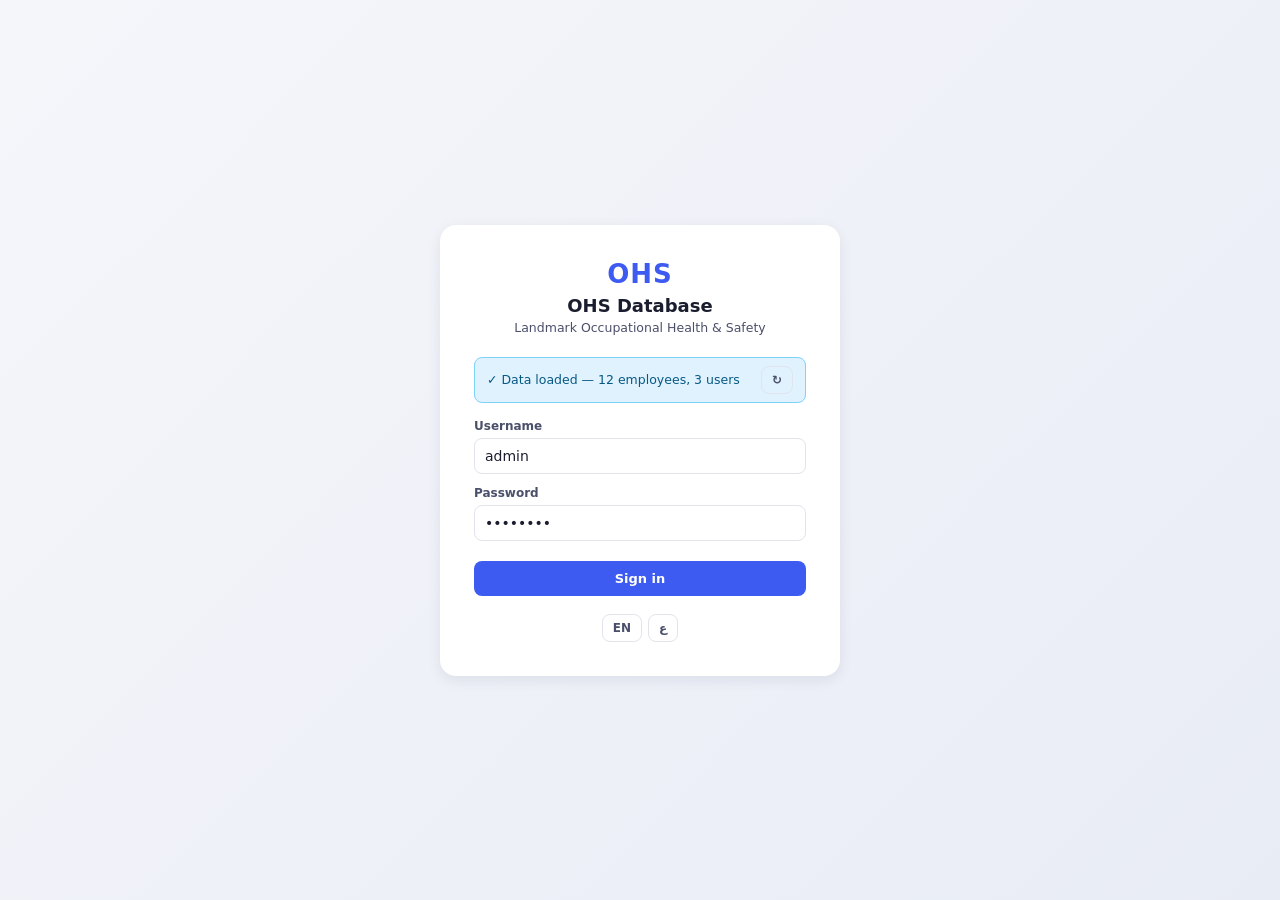
<file: design/admin_prototype.html>
<!DOCTYPE html>
<html lang="en" dir="ltr" data-theme="blue">
<head>
<meta charset="UTF-8">
<meta name="viewport" content="width=device-width,initial-scale=1">
<title>OHS DB — Admin Prototype</title>
<style>
:root{
  --bg:#f5f6fa; --card:#ffffff; --border:#e2e4ed;
  --text:#1a1d2e; --text2:#4a4f6a; --muted:#9095b0;
  --primary:#3d5af1; --primary-dark:#2d47d4; --primary-soft:#3d5af11f;
  --success:#16a34a; --warning:#d97706; --danger:#e05252;
  --purple:#7c3aed; --teal:#0d9488;
  --st-complete-bg:#dcfce7; --st-complete-tx:#15803d;
  --st-prog-bg:#fef3c7;    --st-prog-tx:#b45309;
  --st-new-bg:#ede9fe;     --st-new-tx:#6d28d9;
  --st-danger-bg:#fee2e2;  --st-danger-tx:#991b1b;
  --st-warn-bg:#ffedd5;    --st-warn-tx:#9a3412;
  --radius-card:14px; --radius-control:8px;
  --shadow-sm:0 1px 2px rgba(16,24,64,.05);
  --shadow-md:0 4px 14px rgba(16,24,64,.08);
  --font-base:'Segoe UI',system-ui,-apple-system,sans-serif;
  --navy:#0f1942; --navy-soft:#16215a; --navy-border:#232c63;
  --navy-text:#aab2d8; --navy-text-strong:#ffffff; --navy-muted:#6b74a8;
  --theme-color-blue:#3d5af1; --theme-color-teal:#0d9488;
  --theme-color-purple:#7c3aed; --theme-color-crimson:#be123c;
}
[data-theme="blue"]{--primary:#3d5af1;--primary-dark:#2d47d4;--primary-soft:#3d5af11f;}
[data-theme="teal"]{--primary:#0d9488;--primary-dark:#0b7a70;--primary-soft:#0d94881f;}
[data-theme="purple"]{--primary:#7c3aed;--primary-dark:#6425c9;--primary-soft:#7c3aed1f;}
[data-theme="crimson"]{--primary:#be123c;--primary-dark:#9f0f32;--primary-soft:#be123c1f;}

*{box-sizing:border-box}
html,body{margin:0;padding:0;background:var(--bg);color:var(--text);font-family:var(--font-base);font-size:14px}
button{font-family:inherit;font-size:inherit;cursor:pointer}
input,select,textarea{font-family:inherit;font-size:inherit;color:inherit}
[dir="rtl"]{font-family:'Segoe UI','Tahoma',system-ui,sans-serif}

/* ---------- Shell ---------- */
.app{display:flex;min-height:100vh}
.sidebar{width:230px;background:var(--navy);color:var(--navy-text);display:flex;flex-direction:column;border-inline-end:1px solid var(--navy-border);position:sticky;top:0;height:100vh}
.side-logo{padding:20px 22px;border-block-end:1px solid var(--navy-border)}
.side-logo .mark{color:var(--primary);font-weight:800;font-size:20px;letter-spacing:.5px}
.side-logo .name{color:var(--navy-text-strong);font-weight:700;font-size:15px;margin-top:2px}
.side-logo .sub{color:var(--navy-muted);font-size:11px;margin-top:2px}
.nav{padding:12px 0;flex:1;overflow-y:auto}
.nav a{display:flex;align-items:center;gap:10px;padding:10px 22px;color:var(--navy-text);text-decoration:none;font-size:13.5px;border-inline-start:3px solid transparent}
.nav a:hover{background:rgba(255,255,255,.04);color:var(--navy-text-strong)}
.nav a.active{background:rgba(255,255,255,.08);color:var(--navy-text-strong);border-inline-start-color:var(--primary)}
.nav a .ic{width:16px;text-align:center;opacity:.8}
.side-bottom{padding:14px 22px;border-block-start:1px solid var(--navy-border)}
.swatches{display:flex;gap:8px;margin-bottom:12px}
.swatch{width:20px;height:20px;border-radius:50%;cursor:pointer;border:2px solid transparent}
.swatch.blue{background:var(--theme-color-blue)}
.swatch.teal{background:var(--theme-color-teal)}
.swatch.purple{background:var(--theme-color-purple)}
.swatch.crimson{background:var(--theme-color-crimson)}
.swatch.active{border-color:#fff;box-shadow:0 0 0 2px var(--navy)}
.lang-toggle{display:flex;gap:6px;margin-bottom:12px}
.lang-toggle button{flex:1;background:transparent;color:var(--navy-text);border:1px solid var(--navy-border);border-radius:6px;padding:5px;font-size:12px}
.lang-toggle button.active{background:var(--primary);color:#fff;border-color:var(--primary)}
.userchip{display:flex;align-items:center;gap:9px;color:var(--navy-text)}
.avatar{width:32px;height:32px;border-radius:50%;background:var(--primary);color:#fff;display:flex;align-items:center;justify-content:center;font-weight:700;font-size:12px}
.userchip .who{font-size:12.5px;color:var(--navy-text-strong)}
.userchip .role{font-size:10.5px;color:var(--navy-muted)}
.side-signout{margin-top:10px;background:transparent;color:var(--navy-muted);border:none;font-size:12px;text-align:start;padding:0;text-decoration:underline}

.main{flex:1;min-width:0;display:flex;flex-direction:column}
.topbar{background:#fff;border-block-end:1px solid var(--border);padding:16px 26px;display:flex;align-items:center;justify-content:space-between;position:sticky;top:0;z-index:9}
.topbar .title{font-weight:700;font-size:18px}
.topbar .sub{color:var(--text2);font-size:12.5px;margin-top:1px}
.topbar-actions{display:flex;gap:8px;align-items:center}
.dirty-dot{width:8px;height:8px;background:var(--warning);border-radius:50%;display:inline-block;margin-inline-end:6px}
.dirty-txt{color:var(--warning);font-size:12px}
.content{padding:26px;flex:1}

/* ---------- Buttons ---------- */
.btn{border-radius:var(--radius-control);padding:9px 15px;font-size:13px;border:1px solid transparent;font-weight:600;display:inline-flex;align-items:center;gap:7px}
.btn-primary{background:var(--primary);color:#fff}
.btn-primary:hover{background:var(--primary-dark)}
.btn-ghost{background:transparent;border-color:var(--border);color:var(--text2)}
.btn-ghost:hover{background:var(--bg)}
.btn-danger{background:#fbeaea;color:var(--danger)}
.btn-danger:hover{background:#f6d5d5}
.btn-sm{padding:6px 10px;font-size:12px}

/* ---------- Cards ---------- */
.card{background:var(--card);border:1px solid var(--border);border-radius:var(--radius-card);box-shadow:var(--shadow-sm);padding:18px}
.card h3{margin:0 0 10px;font-size:15px;font-weight:700}

/* ---------- Badges ---------- */
.badge{display:inline-block;padding:3px 10px;border-radius:12px;font-size:11.5px;font-weight:700}
.badge-cleared{background:var(--st-complete-bg);color:var(--st-complete-tx)}
.badge-warning{background:var(--st-warn-bg);color:var(--st-warn-tx)}
.badge-blocked{background:var(--st-danger-bg);color:var(--st-danger-tx)}
.badge-new{background:var(--st-new-bg);color:var(--st-new-tx)}
.badge-active{background:var(--st-complete-bg);color:var(--st-complete-tx)}
.badge-inactive{background:#f3f4f6;color:#6b7280}
.badge-team-field{background:#e0e7ff;color:#3730a3}
.badge-team-safety{background:#fce7f3;color:#9d174d}

/* ---------- KPI cards ---------- */
.kpi-row{display:grid;grid-template-columns:repeat(4,1fr);gap:16px;margin-bottom:16px}
.kpi{background:#fff;border:1px solid var(--border);border-radius:var(--radius-card);padding:16px;box-shadow:var(--shadow-sm)}
.kpi .n{font-size:32px;font-weight:800}
.kpi .l{color:var(--text2);font-size:12.5px;margin-top:2px}
.kpi.blue .n{color:var(--primary)}
.kpi.red .n{color:var(--danger)}
.kpi.amber .n{color:var(--warning)}
.kpi.green .n{color:var(--success)}
.kpi-split{display:flex;gap:14px;margin-top:8px;font-size:11.5px;color:var(--muted)}
.kpi-split span b{color:var(--text)}

/* ---------- Inputs ---------- */
.field{display:flex;flex-direction:column;gap:5px;margin-bottom:12px}
.field label{font-size:12px;color:var(--text2);font-weight:600}
.field input,.field select,.field textarea{border:1px solid var(--border);border-radius:var(--radius-control);padding:9px 10px;background:#fff}
.field input:focus,.field select:focus,.field textarea:focus{outline:none;border-color:var(--primary);box-shadow:0 0 0 3px var(--primary-soft)}
.field.inline{flex-direction:row;align-items:center;gap:8px}

/* ---------- Tables ---------- */
.tbl{width:100%;border-collapse:collapse;background:#fff;border:1px solid var(--border);border-radius:var(--radius-card);overflow:hidden}
.tbl th,.tbl td{padding:11px 14px;text-align:start;border-block-end:1px solid var(--border);font-size:13px}
.tbl th{background:#fafbfd;color:var(--text2);font-weight:600;font-size:12px;text-transform:uppercase;letter-spacing:.3px}
.tbl tr:last-child td{border-block-end:none}
.tbl tr:hover td{background:#fafbfd}
.tbl .row-clickable{cursor:pointer}

/* ---------- Charts ---------- */
.chart-row{display:grid;grid-template-columns:1fr 1fr;gap:16px;margin-bottom:16px}
.donut-wrap{display:flex;align-items:center;gap:20px}
.donut-legend{display:flex;flex-direction:column;gap:8px;font-size:12.5px}
.legend-dot{display:inline-block;width:10px;height:10px;border-radius:50%;margin-inline-end:7px;vertical-align:middle}

/* ---------- Tabs ---------- */
.tabs{display:flex;gap:2px;border-block-end:1px solid var(--border);margin-bottom:18px}
.tab{padding:10px 16px;background:transparent;border:none;color:var(--text2);font-weight:600;font-size:13px;border-block-end:2px solid transparent;margin-block-end:-1px}
.tab.active{color:var(--primary);border-block-end-color:var(--primary)}
.tab .dot{display:inline-block;width:6px;height:6px;background:var(--success);border-radius:50%;margin-inline-start:6px;vertical-align:middle}

/* ---------- Detail grid ---------- */
.detail-grid{display:grid;grid-template-columns:repeat(3,1fr);gap:16px}
.field-disp{display:flex;flex-direction:column;gap:3px}
.field-disp .lab{font-size:11px;color:var(--muted);font-weight:600;text-transform:uppercase;letter-spacing:.3px}
.field-disp .val{font-size:13.5px;font-weight:500}
.field-disp .val.muted{color:var(--muted);font-style:italic}

/* ---------- Cert rows ---------- */
.cert-list{display:grid;grid-template-columns:1fr 1fr;gap:12px}
.cert-row{display:flex;align-items:center;justify-content:space-between;padding:10px 12px;border:1px solid var(--border);border-radius:8px;background:#fafbfd}
.cert-info .name{font-weight:600;font-size:13px}
.cert-info .date{font-size:12px;color:var(--text2);margin-top:2px}
.cert-state{padding:3px 9px;border-radius:10px;font-size:11px;font-weight:700}
.cs-valid{background:var(--st-complete-bg);color:var(--st-complete-tx)}
.cs-plan{background:#fef9c3;color:#854d0e}
.cs-soon{background:var(--st-warn-bg);color:var(--st-warn-tx)}
.cs-urgent{background:#ffe4e6;color:#9f1239}
.cs-expired{background:var(--st-danger-bg);color:var(--st-danger-tx)}
.cs-missing{background:#f3f4f6;color:#6b7280}

/* ---------- Login ---------- */
.login-wrap{min-height:100vh;display:flex;align-items:center;justify-content:center;background:linear-gradient(135deg,#f5f6fa 0%,#e8ecf5 100%)}
.login-card{background:#fff;padding:34px;border-radius:16px;box-shadow:var(--shadow-md);width:400px;max-width:92vw}
.login-card .mark{color:var(--primary);font-weight:800;font-size:26px;text-align:center;letter-spacing:1px}
.login-card h1{margin:6px 0 4px;font-size:18px;text-align:center}
.login-card .sub{color:var(--text2);font-size:12.5px;text-align:center;margin-bottom:22px}
.upload-box{border:2px dashed var(--border);border-radius:10px;padding:20px;text-align:center;margin-bottom:20px;background:#fafbfd}
.upload-box .t{font-size:13px;font-weight:600;margin-bottom:4px}
.upload-box .s{color:var(--text2);font-size:12px;margin-bottom:12px}
.upload-inline{display:flex;align-items:center;justify-content:space-between;background:#e0f2fe;border:1px solid #7dd3fc;border-radius:8px;padding:8px 12px;margin-bottom:16px;font-size:12.5px;color:#075985}
.err{color:var(--danger);font-size:12px;margin-top:6px}
.ok{color:var(--success);font-size:12px;margin-top:6px}

/* ---------- Filter bar ---------- */
.filter-bar{background:#fff;border:1px solid var(--border);border-radius:var(--radius-card);padding:14px;margin-bottom:14px;display:flex;gap:12px;align-items:end;flex-wrap:wrap}
.filter-bar .field{margin-bottom:0;min-width:180px}
.filter-bar .count{margin-inline-start:auto;color:var(--text2);font-size:12.5px}

/* ---------- Toast ---------- */
.toast{position:fixed;bottom:20px;inset-inline-end:20px;background:#1a1d2e;color:#fff;padding:12px 18px;border-radius:9px;font-size:13px;box-shadow:var(--shadow-md);z-index:99}

/* ---------- Section header ---------- */
.section-head{display:flex;align-items:center;gap:8px;font-weight:700;font-size:14px;margin:18px 0 10px;color:var(--text)}
.section-head::before{content:"";width:3px;height:16px;background:var(--primary);border-radius:2px}

/* ---------- RTL adjustments handled by logical props ---------- */
.hero-banner{background:linear-gradient(135deg,var(--primary),var(--primary-dark));color:#fff;padding:18px 22px;border-radius:var(--radius-card);margin-bottom:16px;display:flex;justify-content:space-between;align-items:center}
.hero-banner .h{font-weight:700;font-size:15px}
.hero-banner .s{opacity:.85;font-size:12.5px;margin-top:2px}
.hero-banner .btn{background:rgba(255,255,255,.15);color:#fff;border-color:rgba(255,255,255,.3)}

/* ---------- Settings ---------- */
.settings-panel{background:#fff;border:1px solid var(--border);border-radius:var(--radius-card);padding:20px}
.list-editor textarea{width:100%;min-height:120px;font-family:ui-monospace,monospace;font-size:12.5px;resize:vertical}
.thresh-grid{display:grid;grid-template-columns:repeat(3,1fr);gap:14px}
.two-col{display:grid;grid-template-columns:1fr 1fr;gap:16px}

/* ---------- Timeline sparkline ---------- */
.spark{display:flex;gap:2px;align-items:end;height:26px;margin-top:8px}
.spark span{flex:1;background:var(--primary-soft);border-radius:2px}

/* Preview modal */
.overlay{position:fixed;inset:0;background:rgba(20,22,40,.45);display:flex;align-items:center;justify-content:center;z-index:20}
.modal{background:#fff;border-radius:12px;padding:22px;max-width:560px;width:92vw;max-height:88vh;overflow:auto}
.modal h3{margin:0 0 6px;font-size:16px}
.modal .mfoot{display:flex;justify-content:flex-end;gap:8px;margin-top:16px}
</style>
</head>
<body>
<div id="app"></div>

<script>
/* ===================================================
   SAMPLE DATA (mock only — real app loads JSON)
   =================================================== */
const today = new Date('2026-07-14');
function d(daysFromToday){
  const x=new Date(today); x.setDate(x.getDate()+daysFromToday);
  return x.toISOString().slice(0,10);
}

const DATA = {
  meta:{
    version:'1.0',
    server_base_path:'Z:\\ohs\\employees\\',
    warning_thresholds:{urgent_days:30, soon_days:60, plan_days:90},
    backup_reminder_days:7,
    field_sync_max_stale_days:30,
    last_backup_at:'2026-07-10T09:00:00',
    employee_id_prefix:'LM-EMP-',
    field_options:{
      field_titles:['Team Leader','Technician','Rigger','Site Engineer','Engineer','Welder','Helper','Driver','Driver&Helper'],
      safety_titles:['HSE Director','HSE Manager','Safety Manager','Safety Coordinator','DC Coordinator','Safety Officer'],
      subcontractors:['Landmark','Upper Telecom','New Plan','DAM Telecom','Basic','Startech','Value','AS Link','Expert','Apex'],
      contractors:['Landmark'],
      employment_status:['Active','Suspended','Terminated','Resigned'],
      legal_permission:['Approved','Not approved','Pending']
    },
    field_sync:{ endpoint_url:'', drive_folder_id:'' }
  },
  users:[
    {user_id:'u001',username:'admin',password:'admin123',role:'admin',display_name:'Khaled (Admin)',active:true,can_do_site_check:false},
    {user_id:'u002',username:'officer1',password:'x',role:'officer',display_name:'Mahmoud Farouk',active:true,can_do_site_check:true},
    {user_id:'u003',username:'officer2',password:'x',role:'officer',display_name:'Reem Nabil',active:true,can_do_site_check:true},
  ],
  employees:[
    // Field team - mix of states
    {employee_id:'LM-EMP-0001',national_id:'28612011705414',name:'Ahmed Hassan Ali',team:'field',
      personal:{title:'Team Leader',contractor:'Landmark',subcontractor:'Landmark',hired_date:'2017-10-08',employment_status:'Active',legal_permission:'Approved',archived:false},
      certificates:{
        wah_practical:{expiry_date:d(-14),file_link:''},        // EXPIRED
        wah_theoretical:{expiry_date:d(400),file_link:''},
        ra:{expiry_date:d(200),file_link:''},
        fa:{expiry_date:d(180),file_link:''},
        ff:{expiry_date:d(180),file_link:''},
        ec:{expiry_date:d(550),file_link:''},
        mcu:{expiry_date:d(120),file_link:''},
      },
      qualifications:{nebosh_igc:false,iso_45001:false,osha:false},
      drug_tests:{rdt_1:d(-40),rdt_2:'',rdt:''},
      renewal_history:[],
      meta:{created_at:'2024-01-15',updated_at:'2026-06-01',updated_by:'admin'}},

    {employee_id:'LM-EMP-0002',national_id:'29011121500218',name:'Mohamed Sayed',team:'field',
      personal:{title:'Rigger',contractor:'Landmark',subcontractor:'Upper Telecom',hired_date:'2019-03-14',employment_status:'Active',legal_permission:'Approved',archived:false},
      certificates:{
        wah_practical:{expiry_date:d(18),file_link:''},         // URGENT
        wah_theoretical:{expiry_date:d(18),file_link:''},
        ra:{expiry_date:d(100),file_link:''},
        fa:{expiry_date:d(70),file_link:''},
        ff:{expiry_date:d(70),file_link:''},
        ec:{expiry_date:d(300),file_link:''},
        mcu:{expiry_date:d(24),file_link:''},                    // URGENT
      },
      qualifications:{nebosh_igc:false,iso_45001:false,osha:false},
      drug_tests:{rdt_1:d(-10),rdt_2:d(-100),rdt:''},
      renewal_history:[{cert_key:'mcu',old_expiry:'2025-08-08',new_expiry:d(24),renewed_at:'2025-08-01T10:00',renewed_by:'admin'}],
      meta:{created_at:'2024-01-15',updated_at:'2026-05-10',updated_by:'admin'}},

    {employee_id:'LM-EMP-0003',national_id:'28806140901234',name:'Bahgat Ali Bahgat',team:'field',
      personal:{title:'Technician',contractor:'Landmark',subcontractor:'New Plan',hired_date:'2020-07-01',employment_status:'Active',legal_permission:'Approved',archived:false},
      certificates:{
        wah_practical:{expiry_date:d(620),file_link:''},
        wah_theoretical:{expiry_date:d(620),file_link:''},
        ra:{expiry_date:d(200),file_link:''},
        fa:{expiry_date:d(200),file_link:''},
        ff:{expiry_date:d(200),file_link:''},
        ec:{expiry_date:d(400),file_link:''},
        mcu:{expiry_date:d(110),file_link:''},
      },
      qualifications:{nebosh_igc:false,iso_45001:false,osha:false},
      drug_tests:{rdt_1:d(-30),rdt_2:'',rdt:''},
      renewal_history:[],
      meta:{created_at:'2024-01-15',updated_at:'2026-04-15',updated_by:'admin'}},

    {employee_id:'LM-EMP-0004',national_id:'27509210500999',name:'Sameh Ibrahim',team:'field',
      personal:{title:'Site Engineer',contractor:'Landmark',subcontractor:'Landmark',hired_date:'2015-05-20',employment_status:'Active',legal_permission:'Approved',archived:false},
      certificates:{
        wah_practical:{expiry_date:d(300),file_link:''},
        wah_theoretical:{expiry_date:d(300),file_link:''},
        ra:{expiry_date:d(45),file_link:''},                     // SOON
        fa:{expiry_date:d(45),file_link:''},                     // SOON
        ff:{expiry_date:d(45),file_link:''},
        ec:{expiry_date:d(280),file_link:''},
        mcu:{expiry_date:d(180),file_link:''},
      },
      qualifications:{nebosh_igc:false,iso_45001:false,osha:false},
      drug_tests:{rdt_1:d(-5),rdt_2:'',rdt:''},
      renewal_history:[],
      meta:{created_at:'2024-01-15',updated_at:'2026-06-20',updated_by:'admin'}},

    {employee_id:'LM-EMP-0005',national_id:'29403180200557',name:'Yasser Hamdy',team:'field',
      personal:{title:'Rigger',contractor:'Landmark',subcontractor:'Startech',hired_date:'2021-11-02',employment_status:'Suspended',legal_permission:'Not approved',archived:false},
      certificates:{
        wah_practical:{expiry_date:d(-90),file_link:''},        // EXPIRED (also blocked by status)
        wah_theoretical:{expiry_date:d(-90),file_link:''},
        ra:{expiry_date:'',file_link:''},
        fa:{expiry_date:'',file_link:''},
        ff:{expiry_date:'',file_link:''},
        ec:{expiry_date:'',file_link:''},
        mcu:{expiry_date:d(-60),file_link:''},
      },
      qualifications:{nebosh_igc:false,iso_45001:false,osha:false},
      drug_tests:{rdt_1:'',rdt_2:'',rdt:''},
      renewal_history:[],
      meta:{created_at:'2024-01-15',updated_at:'2026-02-01',updated_by:'admin'}},

    {employee_id:'LM-EMP-0006',national_id:'28912150400123',name:'Karim Adel',team:'field',
      personal:{title:'Helper',contractor:'Landmark',subcontractor:'Value',hired_date:'2022-09-10',employment_status:'Active',legal_permission:'Approved',archived:false},
      certificates:{
        wah_practical:{expiry_date:d(80),file_link:''},          // PLAN
        wah_theoretical:{expiry_date:d(80),file_link:''},
        ra:{expiry_date:d(150),file_link:''},
        fa:{expiry_date:d(150),file_link:''},
        ff:{expiry_date:d(150),file_link:''},
        ec:{expiry_date:d(400),file_link:''},
        mcu:{expiry_date:d(85),file_link:''},                    // PLAN
      },
      qualifications:{nebosh_igc:false,iso_45001:false,osha:false},
      drug_tests:{rdt_1:d(-15),rdt_2:'',rdt:''},
      renewal_history:[],
      meta:{created_at:'2024-01-15',updated_at:'2026-05-05',updated_by:'admin'}},

    {employee_id:'LM-EMP-0007',national_id:'29112051800987',name:'Ehab Fathi',team:'field',
      personal:{title:'Welder',contractor:'Landmark',subcontractor:'AS Link',hired_date:'2020-02-14',employment_status:'Active',legal_permission:'Approved',archived:false},
      certificates:{
        wah_practical:{expiry_date:d(400),file_link:''},
        wah_theoretical:{expiry_date:d(400),file_link:''},
        ra:{expiry_date:d(250),file_link:''},
        fa:{expiry_date:d(250),file_link:''},
        ff:{expiry_date:d(250),file_link:''},
        ec:{expiry_date:d(500),file_link:''},
        mcu:{expiry_date:d(220),file_link:''},
      },
      qualifications:{nebosh_igc:false,iso_45001:false,osha:false},
      drug_tests:{rdt_1:d(-20),rdt_2:'',rdt:''},
      renewal_history:[],
      meta:{created_at:'2024-01-15',updated_at:'2026-06-11',updated_by:'admin'}},

    {employee_id:'LM-EMP-0008',national_id:'27812301200456',name:'Waleed Nabil',team:'field',
      personal:{title:'Driver',contractor:'Landmark',subcontractor:'DAM Telecom',hired_date:'2016-06-30',employment_status:'Active',legal_permission:'Approved',archived:false},
      certificates:{
        wah_practical:{expiry_date:d(500),file_link:''},
        wah_theoretical:{expiry_date:d(500),file_link:''},
        ra:{expiry_date:d(300),file_link:''},
        fa:{expiry_date:d(300),file_link:''},
        ff:{expiry_date:d(300),file_link:''},
        ec:{expiry_date:d(600),file_link:''},
        mcu:{expiry_date:d(75),file_link:''},                    // SOON
      },
      qualifications:{nebosh_igc:false,iso_45001:false,osha:false},
      drug_tests:{rdt_1:d(-45),rdt_2:'',rdt:''},
      renewal_history:[],
      meta:{created_at:'2024-01-15',updated_at:'2026-03-12',updated_by:'admin'}},

    // Safety team
    {employee_id:'LM-EMP-0101',national_id:'27002140100321',name:'Hesham Abdelrahman',team:'safety',
      personal:{title:'HSE Manager',contractor:'Landmark',subcontractor:'Landmark',hired_date:'2013-04-20',employment_status:'Active',legal_permission:'Approved',archived:false},
      certificates:{
        wah_practical:{expiry_date:d(600),file_link:''},
        wah_theoretical:{expiry_date:d(600),file_link:''},
        ra:{expiry_date:d(400),file_link:''},
        fa:{expiry_date:d(400),file_link:''},
        ff:{expiry_date:d(400),file_link:''},
        ec:{expiry_date:d(500),file_link:''},
        mcu:{expiry_date:d(160),file_link:''},
        ppe_inspection:{expiry_date:d(300),file_link:''},
        lifting:{expiry_date:d(300),file_link:''},
        scaffolding:{expiry_date:d(45),file_link:''},            // SOON
      },
      qualifications:{nebosh_igc:true,iso_45001:true,osha:true},
      drug_tests:{rdt_1:'',rdt_2:'',rdt:d(-30)},
      renewal_history:[],
      meta:{created_at:'2024-01-15',updated_at:'2026-06-01',updated_by:'admin'}},

    {employee_id:'LM-EMP-0102',national_id:'28502180700654',name:'Mahmoud Farouk',team:'safety',
      personal:{title:'Safety Coordinator',contractor:'Landmark',subcontractor:'Landmark',hired_date:'2018-08-15',employment_status:'Active',legal_permission:'Approved',archived:false},
      certificates:{
        wah_practical:{expiry_date:d(20),file_link:''},          // URGENT
        wah_theoretical:{expiry_date:d(20),file_link:''},
        ra:{expiry_date:d(180),file_link:''},
        fa:{expiry_date:d(180),file_link:''},
        ff:{expiry_date:d(180),file_link:''},
        ec:{expiry_date:d(280),file_link:''},
        mcu:{expiry_date:d(80),file_link:''},
        ppe_inspection:{expiry_date:d(150),file_link:''},
        lifting:{expiry_date:d(150),file_link:''},
        scaffolding:{expiry_date:d(150),file_link:''},
      },
      qualifications:{nebosh_igc:true,iso_45001:false,osha:true},
      drug_tests:{rdt_1:'',rdt_2:'',rdt:d(-20)},
      renewal_history:[],
      meta:{created_at:'2024-01-15',updated_at:'2026-05-22',updated_by:'admin'}},

    {employee_id:'LM-EMP-0103',national_id:'29008120600432',name:'Reem Nabil',team:'safety',
      personal:{title:'Safety Officer',contractor:'Landmark',subcontractor:'Landmark',hired_date:'2020-11-05',employment_status:'Active',legal_permission:'Approved',archived:false},
      certificates:{
        wah_practical:{expiry_date:d(220),file_link:''},
        wah_theoretical:{expiry_date:d(220),file_link:''},
        ra:{expiry_date:d(180),file_link:''},
        fa:{expiry_date:d(180),file_link:''},
        ff:{expiry_date:d(180),file_link:''},
        ec:{expiry_date:d(280),file_link:''},
        mcu:{expiry_date:d(200),file_link:''},
        ppe_inspection:{expiry_date:d(100),file_link:''},
        lifting:{expiry_date:d(100),file_link:''},
        scaffolding:{expiry_date:d(100),file_link:''},
      },
      qualifications:{nebosh_igc:false,iso_45001:false,osha:true},
      drug_tests:{rdt_1:'',rdt_2:'',rdt:d(-40)},
      renewal_history:[],
      meta:{created_at:'2024-01-15',updated_at:'2026-06-14',updated_by:'admin'}},

    {employee_id:'LM-EMP-0104',national_id:'28203270100876',name:'Tarek Sabry',team:'safety',
      personal:{title:'Safety Officer',contractor:'Landmark',subcontractor:'Landmark',hired_date:'2019-01-08',employment_status:'Active',legal_permission:'Pending',archived:false},
      certificates:{
        wah_practical:{expiry_date:d(-30),file_link:''},         // EXPIRED
        wah_theoretical:{expiry_date:d(-30),file_link:''},
        ra:{expiry_date:d(80),file_link:''},
        fa:{expiry_date:d(80),file_link:''},
        ff:{expiry_date:d(80),file_link:''},
        ec:{expiry_date:d(280),file_link:''},
        mcu:{expiry_date:d(80),file_link:''},
        ppe_inspection:{expiry_date:d(180),file_link:''},
        lifting:{expiry_date:d(180),file_link:''},
        scaffolding:{expiry_date:d(180),file_link:''},
      },
      qualifications:{nebosh_igc:false,iso_45001:false,osha:false},
      drug_tests:{rdt_1:'',rdt_2:'',rdt:d(-60)},
      renewal_history:[],
      meta:{created_at:'2024-01-15',updated_at:'2026-05-01',updated_by:'admin'}},
  ]
};

/* ===================================================
   I18N
   =================================================== */
const I18N = {
  en:{
    app_name:'OHS Database', app_sub:'Landmark Occupational Health & Safety',
    nav_dashboard:'Dashboard', nav_field:'Field Team', nav_safety:'Safety Team',
    nav_renewals:'Renewals', nav_export:'Export', nav_settings:'Settings',
    login_title:'Sign in to OHS DB', upload_prompt:'Upload the current data.json to get started',
    choose_file:'Choose file', file_loaded:'Data loaded — 12 employees, 3 users',
    username:'Username', password:'Password', sign_in:'Sign in', sign_out:'Sign out',
    invalid_creds:'Invalid username or password',
    kpi_total_field:'Field employees', kpi_total_safety:'Safety employees',
    kpi_expired:'Certs expired', kpi_urgent:'Expiring in ≤30 days', kpi_compliant:'Fully compliant',
    chart_by_cert:'Expiries in next 90 days by certificate', chart_by_state:'Compliance state',
    chart_by_sub:'Headcount by subcontractor', recent_activity:'Recently updated',
    unsaved_changes:'Unsaved changes', export_json:'Export JSON', save_to_drive_note:'Remember to upload the exported file to Google Drive',
    add_employee:'Add employee', search_ph:'Search name or National ID…',
    filter_status:'Status', filter_title:'Title', filter_sub:'Subcontractor', filter_all:'All',
    col_name:'Name', col_natid:'National ID', col_title:'Title', col_sub:'Subcontractor',
    col_state:'Compliance', col_updated:'Updated', col_actions:'Actions',
    view:'View', edit:'Edit', archive:'Archive', delete:'Delete',
    section_personal:'Personal', section_certs:'Certificates', section_quals:'Qualifications',
    section_drug:'Drug tests', section_history:'Renewal history',
    field_name:'Full name', field_natid:'National ID', field_title:'Title',
    field_contractor:'Contractor', field_sub:'Subcontractor', field_hired:'Hired date',
    field_emp_status:'Employment status', field_legal:'Legal permission',
    cert_wah_p:'WAH Practical', cert_wah_t:'WAH Theoretical', cert_ra:'Risk Assessment',
    cert_fa:'First Aid', cert_ff:'Fire Fighting', cert_ec:'Emergency Coordinator', cert_mcu:'Medical Check-Up',
    cert_ppe:'PPE Inspection', cert_lifting:'Lifting', cert_scaffolding:'Scaffolding',
    qual_nebosh:'NEBOSH IGC', qual_iso:'ISO 45001', qual_osha:'OSHA',
    dt_rdt1:'RDT 1', dt_rdt2:'RDT 2', dt_rdt:'RDT',
    expiry_date:'Expiry date', cert_link:'Certificate link (optional)',
    open_cert:'Open certificate', no_value:'No value',
    st_valid:'Valid', st_plan:'Renew soon', st_soon:'Renew in ≤60d', st_urgent:'Renew in ≤30d', st_expired:'Expired', st_missing:'Missing',
    days_left:'Days left', days_ago:'ago',
    back:'Back', save:'Save', cancel:'Cancel', confirm:'Confirm',
    settings_tab_users:'Users', settings_tab_lists:'Lists', settings_tab_thresholds:'Thresholds', settings_tab_data:'Data file',
    threshold_urgent:'Urgent (days)', threshold_soon:'Soon (days)', threshold_plan:'Plan (days)',
    backup_reminder:'Backup reminder (days, 0=off)', sync_max_stale:'Field sync max stale (days)',
    field_titles:'Field Team Titles', safety_titles:'Safety Team Titles',
    contractors:'Contractors', subcontractors:'Subcontractors',
    employment_statuses:'Employment Statuses', legal_permissions:'Legal Permission Values',
    one_per_line:'One option per line',
    import_excel:'Import from Excel', download_backup:'Download JSON backup',
    restore_backup:'Restore from JSON backup', publish_snapshot:'Publish field snapshot',
    apps_script_url:'Apps Script endpoint URL', server_base_path:'Server base path (for cert links)',
    emp_id_prefix:'Employee ID prefix',
    excel_import_intro:'Preview showed: 87 new field, 12 new safety, 2 duplicates (skipped), 1 unknown subcontractor',
    export_page_intro:'Filter, then download in the format you need.',
    ex_excel:'Excel (.xlsx)', ex_csv:'CSV', ex_pdf:'PDF cards',
    ex_desc_excel:'Flat spreadsheet, one row per employee', ex_desc_csv:'Comma-separated, same columns',
    ex_desc_pdf:'One card per employee with all certificates',
    renewals_intro:'Sorted by soonest expiry. Filter to plan your renewal work.',
    verdict_cleared:'Cleared', verdict_warning:'Warning', verdict_blocked:'Not cleared',
    reason_not_active:'Employment status is not Active',
    reason_archived:'Employee is archived',
    reason_legal:'Legal permission is not Approved',
    reason_expired:'{cert} expired {days} days ago',
    reason_expiring:'{cert} expires in {days} days',
  },
  ar:{
    app_name:'قاعدة بيانات السلامة والصحة المهنية', app_sub:'لاندمارك للسلامة والصحة المهنية',
    nav_dashboard:'اللوحة الرئيسية', nav_field:'الفريق الميداني', nav_safety:'فريق السلامة',
    nav_renewals:'التجديدات', nav_export:'تصدير', nav_settings:'الإعدادات',
    login_title:'تسجيل الدخول', upload_prompt:'ارفع ملف data.json الحالي للبدء',
    choose_file:'اختر ملف', file_loaded:'تم تحميل البيانات — 12 موظف، 3 مستخدمين',
    username:'اسم المستخدم', password:'كلمة السر', sign_in:'دخول', sign_out:'خروج',
    invalid_creds:'اسم المستخدم أو كلمة السر غير صحيحة',
    kpi_total_field:'موظفو الفريق الميداني', kpi_total_safety:'موظفو فريق السلامة',
    kpi_expired:'شهادات منتهية', kpi_urgent:'تنتهي خلال ٣٠ يوم', kpi_compliant:'ملتزمون بالكامل',
    chart_by_cert:'الشهادات المنتهية خلال ٩٠ يوم', chart_by_state:'حالة الالتزام',
    chart_by_sub:'العدد حسب المقاول الفرعي', recent_activity:'آخر التحديثات',
    unsaved_changes:'تغييرات غير محفوظة', export_json:'تصدير JSON',
    save_to_drive_note:'لا تنسَ رفع الملف المُصدّر إلى Google Drive',
    add_employee:'إضافة موظف', search_ph:'ابحث بالاسم أو الرقم القومي…',
    filter_status:'الحالة', filter_title:'المسمى', filter_sub:'المقاول الفرعي', filter_all:'الكل',
    col_name:'الاسم', col_natid:'الرقم القومي', col_title:'المسمى', col_sub:'المقاول الفرعي',
    col_state:'الالتزام', col_updated:'آخر تحديث', col_actions:'إجراءات',
    view:'عرض', edit:'تعديل', archive:'أرشفة', delete:'حذف',
    section_personal:'البيانات الشخصية', section_certs:'الشهادات', section_quals:'المؤهلات',
    section_drug:'اختبارات المخدرات', section_history:'سجل التجديدات',
    field_name:'الاسم بالكامل', field_natid:'الرقم القومي', field_title:'المسمى الوظيفي',
    field_contractor:'المقاول', field_sub:'المقاول الفرعي', field_hired:'تاريخ التعيين',
    field_emp_status:'حالة التوظيف', field_legal:'التصريح القانوني',
    cert_wah_p:'العمل على ارتفاع - عملي', cert_wah_t:'العمل على ارتفاع - نظري',
    cert_ra:'تقييم المخاطر', cert_fa:'الإسعافات الأولية', cert_ff:'مكافحة الحريق',
    cert_ec:'منسق الطوارئ', cert_mcu:'الفحص الطبي',
    cert_ppe:'فحص معدات الحماية', cert_lifting:'الرفع', cert_scaffolding:'السقالات',
    qual_nebosh:'NEBOSH IGC', qual_iso:'ISO 45001', qual_osha:'OSHA',
    dt_rdt1:'RDT 1', dt_rdt2:'RDT 2', dt_rdt:'RDT',
    expiry_date:'تاريخ الانتهاء', cert_link:'رابط الشهادة (اختياري)',
    open_cert:'فتح الشهادة', no_value:'غير مدخل',
    st_valid:'ساري', st_plan:'قريباً للتجديد', st_soon:'خلال ٦٠ يوم', st_urgent:'خلال ٣٠ يوم', st_expired:'منتهي', st_missing:'مفقود',
    days_left:'يوم متبقي', days_ago:'مضى',
    back:'رجوع', save:'حفظ', cancel:'إلغاء', confirm:'تأكيد',
    settings_tab_users:'المستخدمون', settings_tab_lists:'القوائم', settings_tab_thresholds:'التحذيرات', settings_tab_data:'ملف البيانات',
    threshold_urgent:'عاجل (يوم)', threshold_soon:'قريب (يوم)', threshold_plan:'مخطط (يوم)',
    backup_reminder:'تذكير النسخ الاحتياطي (يوم، ٠=معطل)', sync_max_stale:'أقصى فترة قبل مزامنة الميدان (يوم)',
    field_titles:'مسميات الفريق الميداني', safety_titles:'مسميات فريق السلامة',
    contractors:'المقاولون', subcontractors:'المقاولون الفرعيون',
    employment_statuses:'حالات التوظيف', legal_permissions:'قيم التصريح القانوني',
    one_per_line:'خيار واحد في كل سطر',
    import_excel:'استيراد من Excel', download_backup:'تحميل نسخة احتياطية',
    restore_backup:'استعادة من نسخة', publish_snapshot:'نشر لقطة الميدان',
    apps_script_url:'رابط Apps Script', server_base_path:'مسار السيرفر',
    emp_id_prefix:'بادئة رقم الموظف',
    excel_import_intro:'المعاينة: ٨٧ موظف ميداني جديد، ١٢ سلامة جديد، ٢ مكرر، ١ مقاول فرعي غير معروف',
    export_page_intro:'صفِّ ثم حمّل بالصيغة التي تريدها.',
    ex_excel:'Excel (.xlsx)', ex_csv:'CSV', ex_pdf:'بطاقات PDF',
    ex_desc_excel:'جدول بصف لكل موظف', ex_desc_csv:'صيغة CSV بنفس الأعمدة',
    ex_desc_pdf:'بطاقة لكل موظف بجميع الشهادات',
    renewals_intro:'مرتبة حسب أقرب انتهاء. صفِّ لتخطيط أعمال التجديد.',
    verdict_cleared:'مصرح له', verdict_warning:'تحذير', verdict_blocked:'غير مصرح',
    reason_not_active:'حالة التوظيف ليست نشطاً',
    reason_archived:'الموظف مؤرشف',
    reason_legal:'التصريح القانوني ليس معتمداً',
    reason_expired:'{cert} انتهت منذ {days} يوم',
    reason_expiring:'{cert} تنتهي خلال {days} يوم',
  }
};
let LANG = localStorage.getItem('lmp_lang')||'en';
function t(k, params){
  let s = (I18N[LANG]&&I18N[LANG][k])||k;
  if(params){for(const p in params){s=s.replace('{'+p+'}',params[p]);}}
  return s;
}
function setLang(l){LANG=l;localStorage.setItem('lmp_lang',l);document.documentElement.lang=l;document.documentElement.dir=l==='ar'?'rtl':'ltr';render();}

/* ===================================================
   THEME
   =================================================== */
let THEME = localStorage.getItem('lmp_theme')||'blue';
function setTheme(t){THEME=t;localStorage.setItem('lmp_theme',t);document.documentElement.dataset.theme=t;render();}
document.documentElement.dataset.theme = THEME;

/* ===================================================
   STATE + ROUTER
   =================================================== */
let CURRENT_USER = null;
let ROUTE = 'login';
let ROUTE_PARAM = null;
let IS_DIRTY = false;
let UI = {};

function go(route, param){
  ROUTE = route; ROUTE_PARAM = param||null;
  location.hash = '#/'+route+(param?'/'+param:'');
  render();
}
window.addEventListener('hashchange', ()=>{
  const parts = location.hash.replace(/^#\//,'').split('/');
  ROUTE = parts[0]||(CURRENT_USER?'dashboard':'login');
  ROUTE_PARAM = parts[1]||null;
  render();
});

/* ===================================================
   COMPLIANCE LOGIC
   =================================================== */
const CERT_KEYS = ['wah_practical','wah_theoretical','ra','fa','ff','ec','mcu'];
const SAFETY_ONLY_KEYS = ['ppe_inspection','lifting','scaffolding'];
const CERT_LABEL_KEYS = {
  wah_practical:'cert_wah_p', wah_theoretical:'cert_wah_t',
  ra:'cert_ra', fa:'cert_fa', ff:'cert_ff', ec:'cert_ec', mcu:'cert_mcu',
  ppe_inspection:'cert_ppe', lifting:'cert_lifting', scaffolding:'cert_scaffolding'
};

function applicableCerts(emp){
  return emp.team==='safety' ? [...CERT_KEYS,...SAFETY_ONLY_KEYS] : CERT_KEYS;
}
function daysUntil(dateStr){
  if(!dateStr) return null;
  const d = new Date(dateStr);
  return Math.round((d - today)/86400000);
}
function deriveCertState(dateStr, thr){
  if(!dateStr) return 'missing';
  const d = daysUntil(dateStr);
  if(d < 0) return 'expired';
  if(d <= thr.urgent_days) return 'urgent';
  if(d <= thr.soon_days) return 'soon';
  if(d <= thr.plan_days) return 'plan';
  return 'valid';
}
function stateRank(s){return {expired:5,urgent:4,soon:3,plan:2,missing:1,valid:0}[s]||0;}

function deriveEmployeeCompliance(emp, thr){
  const keys = applicableCerts(emp);
  const per_cert = {};
  let worst='valid';
  let expiring_soon_count=0, expired_count=0;
  keys.forEach(k=>{
    const s = deriveCertState(emp.certificates[k]?.expiry_date, thr);
    per_cert[k]=s;
    if(stateRank(s)>stateRank(worst)) worst=s;
    if(s==='expired') expired_count++;
    if(['urgent','soon','plan'].includes(s)) expiring_soon_count++;
  });
  return {per_cert, worst, expiring_soon_count, expired_count};
}

function deriveSiteCheckVerdict(emp, thr){
  const reasons_blocked = [];
  const reasons_warning = [];
  if(emp.personal.employment_status !== 'Active') reasons_blocked.push(t('reason_not_active'));
  if(emp.personal.archived) reasons_blocked.push(t('reason_archived'));
  if(emp.personal.legal_permission !== 'Approved') reasons_blocked.push(t('reason_legal'));
  const BLOCKER_CERTS = ['wah_practical','wah_theoretical','mcu'];
  const WARNING_CERTS = ['fa','ff','ra','ec'];
  BLOCKER_CERTS.forEach(k=>{
    const dt = emp.certificates[k]?.expiry_date;
    const d = daysUntil(dt);
    if(!dt) return;
    if(d < 0) reasons_blocked.push(t('reason_expired',{cert:t(CERT_LABEL_KEYS[k]),days:Math.abs(d)}));
    else if(d <= thr.urgent_days) reasons_warning.push(t('reason_expiring',{cert:t(CERT_LABEL_KEYS[k]),days:d}));
  });
  WARNING_CERTS.forEach(k=>{
    const dt = emp.certificates[k]?.expiry_date;
    const d = daysUntil(dt);
    if(!dt) return;
    if(d < 0) reasons_warning.push(t('reason_expired',{cert:t(CERT_LABEL_KEYS[k]),days:Math.abs(d)}));
    else if(d <= thr.urgent_days) reasons_warning.push(t('reason_expiring',{cert:t(CERT_LABEL_KEYS[k]),days:d}));
  });
  if(reasons_blocked.length) return {verdict:'blocked', reasons:reasons_blocked};
  if(reasons_warning.length) return {verdict:'warning', reasons:reasons_warning};
  return {verdict:'cleared', reasons:[]};
}

/* ===================================================
   UTIL
   =================================================== */
function esc(s){return (s==null?'':String(s)).replace(/[&<>"']/g,c=>({'&':'&amp;','<':'&lt;','>':'&gt;','"':'&quot;',"'":'&#39;'})[c]);}
function fmtDate(s){if(!s)return '—';const d=new Date(s);return d.toLocaleDateString(LANG==='ar'?'ar-EG':'en-GB',{day:'2-digit',month:'short',year:'numeric'});}
function initials(n){return n.split(' ').slice(0,2).map(x=>x[0]||'').join('').toUpperCase();}
function toast(msg){const el=document.createElement('div');el.className='toast';el.textContent=msg;document.body.appendChild(el);setTimeout(()=>el.remove(),2000);}

/* ===================================================
   COMPONENTS
   =================================================== */
function renderSidebar(){
  const items = [
    {r:'dashboard',ic:'◇',k:'nav_dashboard'},
    {r:'field',ic:'⚙',k:'nav_field'},
    {r:'safety',ic:'⛑',k:'nav_safety'},
    {r:'renewals',ic:'⏱',k:'nav_renewals'},
    {r:'export',ic:'↓',k:'nav_export'},
    {r:'settings',ic:'⚙',k:'nav_settings',admin:true},
  ];
  return `
    <aside class="sidebar">
      <div class="side-logo">
        <div class="mark">OHS</div>
        <div class="name">${t('app_name')}</div>
        <div class="sub">${t('app_sub')}</div>
      </div>
      <nav class="nav">
        ${items.filter(i=>!i.admin || CURRENT_USER.role==='admin').map(i=>`
          <a href="javascript:go('${i.r}')" class="${ROUTE===i.r?'active':''}"><span class="ic">${i.ic}</span> ${t(i.k)}</a>
        `).join('')}
      </nav>
      <div class="side-bottom">
        <div class="swatches">
          ${['blue','teal','purple','crimson'].map(c=>`<div class="swatch ${c} ${THEME===c?'active':''}" onclick="setTheme('${c}')"></div>`).join('')}
        </div>
        <div class="lang-toggle">
          <button class="${LANG==='en'?'active':''}" onclick="setLang('en')">EN</button>
          <button class="${LANG==='ar'?'active':''}" onclick="setLang('ar')">ع</button>
        </div>
        <div class="userchip">
          <div class="avatar">${initials(CURRENT_USER.display_name)}</div>
          <div>
            <div class="who">${esc(CURRENT_USER.display_name)}</div>
            <div class="role">${CURRENT_USER.role}</div>
          </div>
        </div>
        <button class="side-signout" onclick="signOut()">${t('sign_out')}</button>
      </div>
    </aside>`;
}

function renderTopbar(title, sub, actions){
  return `
    <div class="topbar">
      <div>
        <div class="title">${title}</div>
        ${sub?`<div class="sub">${sub}</div>`:''}
      </div>
      <div class="topbar-actions">
        ${IS_DIRTY?`<span><span class="dirty-dot"></span><span class="dirty-txt">${t('unsaved_changes')}</span></span>`:''}
        ${actions||''}
        <button class="btn btn-primary btn-sm" onclick="onExportJson()">↓ ${t('export_json')}</button>
      </div>
    </div>`;
}

function certStateBadge(s){
  const m={valid:'cs-valid',plan:'cs-plan',soon:'cs-soon',urgent:'cs-urgent',expired:'cs-expired',missing:'cs-missing'};
  const l={valid:'st_valid',plan:'st_plan',soon:'st_soon',urgent:'st_urgent',expired:'st_expired',missing:'st_missing'};
  return `<span class="cert-state ${m[s]}">${t(l[s])}</span>`;
}
function complianceBadge(worst){
  const m={valid:['badge-cleared','st_valid'],plan:['badge-warning','st_plan'],soon:['badge-warning','st_soon'],urgent:['badge-warning','st_urgent'],expired:['badge-blocked','st_expired'],missing:['badge-inactive','st_missing']};
  const [cls,key]=m[worst]||['badge-inactive','st_missing'];
  return `<span class="badge ${cls}">${t(key)}</span>`;
}

/* ===================================================
   PAGES
   =================================================== */
function pageLogin(){
  const isFirstBoot = DATA.employees.length===0; // in prototype we always have data, we simulate the initial upload state below
  const dataLoaded = UI.dataLoaded !== false;
  return `
    <div class="login-wrap">
      <div class="login-card">
        <div class="mark">OHS</div>
        <h1>${t('app_name')}</h1>
        <div class="sub">${t('app_sub')}</div>

        ${dataLoaded ? `
          <div class="upload-inline">
            ✓ ${t('file_loaded')} <button class="btn btn-ghost btn-sm" onclick="UI.dataLoaded=false;render()">↻</button>
          </div>
        ` : `
          <div class="upload-box">
            <div class="t">${t('upload_prompt')}</div>
            <div class="s">data.json from Google Drive</div>
            <button class="btn btn-primary btn-sm" onclick="UI.dataLoaded=true;render()">${t('choose_file')}</button>
          </div>
        `}

        <div class="field">
          <label>${t('username')}</label>
          <input id="uname" placeholder="admin" value="admin">
        </div>
        <div class="field">
          <label>${t('password')}</label>
          <input id="pwd" type="password" value="admin123">
        </div>
        <div id="login-err"></div>
        <button class="btn btn-primary" style="width:100%;justify-content:center;margin-top:8px" onclick="onLogin()">${t('sign_in')}</button>

        <div style="display:flex;gap:6px;justify-content:center;margin-top:18px">
          <button class="btn btn-ghost btn-sm" onclick="setLang('en')">EN</button>
          <button class="btn btn-ghost btn-sm" onclick="setLang('ar')">ع</button>
        </div>
      </div>
    </div>`;
}

function pageDashboard(){
  const thr = DATA.meta.warning_thresholds;
  const active = DATA.employees.filter(e=>!e.personal.archived);
  const fieldEmp = active.filter(e=>e.team==='field');
  const safetyEmp = active.filter(e=>e.team==='safety');
  const comp = active.map(e=>({e,c:deriveEmployeeCompliance(e,thr)}));
  const expired = comp.reduce((s,x)=>s+x.c.expired_count,0);
  const urgent30 = comp.filter(x=>['urgent','expired'].includes(x.c.worst)).length;
  const compliant = comp.filter(x=>x.c.worst==='valid').length;

  // by cert type expiring next 90 days
  const byCert = {};
  active.forEach(e=>applicableCerts(e).forEach(k=>{
    const d = daysUntil(e.certificates[k]?.expiry_date);
    if(d!=null && d>=0 && d<=90){byCert[k]=(byCert[k]||0)+1;}
  }));
  const maxByCert = Math.max(1,...Object.values(byCert));

  // by state
  const byState = {valid:0,plan:0,soon:0,urgent:0,expired:0,missing:0};
  comp.forEach(x=>byState[x.c.worst]++);
  const totalCS = comp.length;

  // by subcontractor
  const bySub = {};
  active.forEach(e=>{const s=e.personal.subcontractor||'—';bySub[s]=(bySub[s]||0)+1;});

  // donut svg
  const stateColors = {valid:'#16a34a',plan:'#eab308',soon:'#f59e0b',urgent:'#f97316',expired:'#dc2626',missing:'#94a3b8'};
  let acc=0;
  const donutSegs = Object.entries(byState).filter(([,v])=>v>0).map(([k,v])=>{
    const frac = v/totalCS;
    const start = acc*2*Math.PI-Math.PI/2;
    const end = (acc+frac)*2*Math.PI-Math.PI/2;
    acc+=frac;
    const large = frac>.5?1:0;
    const r=54,cx=60,cy=60;
    const x1=cx+r*Math.cos(start),y1=cy+r*Math.sin(start);
    const x2=cx+r*Math.cos(end),y2=cy+r*Math.sin(end);
    return `<path d="M ${cx} ${cy} L ${x1} ${y1} A ${r} ${r} 0 ${large} 1 ${x2} ${y2} Z" fill="${stateColors[k]}"/>`;
  }).join('');

  return `
    ${renderTopbar(t('nav_dashboard'), fmtDate(today.toISOString().slice(0,10)))}
    <div class="content">
      <div class="hero-banner">
        <div>
          <div class="h">${t('save_to_drive_note')}</div>
          <div class="s">Last backup: ${fmtDate(DATA.meta.last_backup_at)}</div>
        </div>
        <button class="btn">${t('download_backup')}</button>
      </div>

      <div class="kpi-row">
        <div class="kpi blue">
          <div class="n">${fieldEmp.length+safetyEmp.length}</div>
          <div class="l">Total active employees</div>
          <div class="kpi-split"><span><b>${fieldEmp.length}</b> ${t('nav_field')}</span><span><b>${safetyEmp.length}</b> ${t('nav_safety')}</span></div>
        </div>
        <div class="kpi red">
          <div class="n">${expired}</div>
          <div class="l">${t('kpi_expired')}</div>
          <div class="spark">${[3,5,4,6,8,7,expired].map(v=>`<span style="height:${v*3}px"></span>`).join('')}</div>
        </div>
        <div class="kpi amber">
          <div class="n">${urgent30}</div>
          <div class="l">${t('kpi_urgent')}</div>
          <div class="spark">${[2,4,3,5,6,5,urgent30].map(v=>`<span style="height:${v*3}px"></span>`).join('')}</div>
        </div>
        <div class="kpi green">
          <div class="n">${compliant}</div>
          <div class="l">${t('kpi_compliant')}</div>
          <div class="spark">${[8,9,10,9,10,10,compliant].map(v=>`<span style="height:${v*2.5}px"></span>`).join('')}</div>
        </div>
      </div>

      <div class="chart-row">
        <div class="card">
          <h3>${t('chart_by_cert')}</h3>
          ${Object.entries(byCert).sort((a,b)=>b[1]-a[1]).map(([k,v])=>`
            <div style="margin-bottom:8px">
              <div style="display:flex;justify-content:space-between;font-size:12.5px;margin-bottom:3px"><span>${t(CERT_LABEL_KEYS[k])}</span><span><b>${v}</b></span></div>
              <div style="height:8px;background:#eef1f7;border-radius:4px;overflow:hidden"><div style="width:${(v/maxByCert)*100}%;height:100%;background:var(--primary);border-radius:4px"></div></div>
            </div>
          `).join('')}
        </div>
        <div class="card">
          <h3>${t('chart_by_state')}</h3>
          <div class="donut-wrap">
            <svg width="120" height="120" viewBox="0 0 120 120">
              ${donutSegs}
              <circle cx="60" cy="60" r="30" fill="#fff"/>
              <text x="60" y="58" text-anchor="middle" font-weight="800" font-size="18" fill="#1a1d2e">${totalCS}</text>
              <text x="60" y="74" text-anchor="middle" font-size="10" fill="#4a4f6a">employees</text>
            </svg>
            <div class="donut-legend">
              ${Object.entries(byState).filter(([,v])=>v>0).map(([k,v])=>`
                <div><span class="legend-dot" style="background:${stateColors[k]}"></span>${t('st_'+k)} <b>${v}</b></div>
              `).join('')}
            </div>
          </div>
        </div>
      </div>

      <div class="chart-row">
        <div class="card">
          <h3>${t('chart_by_sub')}</h3>
          ${Object.entries(bySub).sort((a,b)=>b[1]-a[1]).map(([k,v])=>`
            <div style="margin-bottom:8px">
              <div style="display:flex;justify-content:space-between;font-size:12.5px;margin-bottom:3px"><span>${esc(k)}</span><span><b>${v}</b></span></div>
              <div style="height:8px;background:#eef1f7;border-radius:4px;overflow:hidden"><div style="width:${(v/Math.max(...Object.values(bySub)))*100}%;height:100%;background:var(--teal);border-radius:4px"></div></div>
            </div>
          `).join('')}
        </div>
        <div class="card">
          <h3>${t('recent_activity')}</h3>
          ${[...DATA.employees].sort((a,b)=>b.meta.updated_at.localeCompare(a.meta.updated_at)).slice(0,6).map(e=>`
            <div style="display:flex;align-items:center;gap:10px;padding:8px 0;border-bottom:1px solid var(--border)">
              <div class="avatar" style="width:26px;height:26px;font-size:10px;background:var(--muted)">${initials(e.name)}</div>
              <div style="flex:1;font-size:12.5px"><b>${esc(e.name)}</b> <span style="color:var(--muted)">${e.employee_id}</span></div>
              <div style="font-size:11.5px;color:var(--muted)">${fmtDate(e.meta.updated_at)}</div>
            </div>
          `).join('')}
        </div>
      </div>
    </div>`;
}

function pageEmployeeList(team){
  const thr = DATA.meta.warning_thresholds;
  const all = DATA.employees.filter(e=>e.team===team && !e.personal.archived);
  const search = (UI.search||'').toLowerCase();
  const statusFilter = UI.statusFilter||'all';
  const subFilter = UI.subFilter||'all';
  const titleFilter = UI.titleFilter||'all';

  const filtered = all.filter(e=>{
    if(search && !e.name.toLowerCase().includes(search) && !e.national_id.includes(search)) return false;
    if(subFilter!=='all' && e.personal.subcontractor!==subFilter) return false;
    if(titleFilter!=='all' && e.personal.title!==titleFilter) return false;
    if(statusFilter!=='all'){
      const c = deriveEmployeeCompliance(e,thr);
      if(statusFilter==='expired' && c.worst!=='expired') return false;
      if(statusFilter==='urgent' && !['urgent','expired'].includes(c.worst)) return false;
      if(statusFilter==='valid' && c.worst!=='valid') return false;
    }
    return true;
  });

  const subs = DATA.meta.field_options.subcontractors;
  const titles = team==='field'?DATA.meta.field_options.field_titles:DATA.meta.field_options.safety_titles;
  const teamLabel = team==='field'?t('nav_field'):t('nav_safety');

  return `
    ${renderTopbar(teamLabel, all.length+' employees', `<button class="btn btn-primary btn-sm" onclick="go('employee-form','new-'+team+'-${team}')">+ ${t('add_employee')}</button>`)}
    <div class="content">
      <div class="filter-bar">
        <div class="field" style="flex:1;max-width:340px">
          <label>Search</label>
          <input placeholder="${t('search_ph')}" value="${esc(UI.search||'')}" oninput="UI.search=this.value;render()">
        </div>
        <div class="field">
          <label>${t('filter_status')}</label>
          <select onchange="UI.statusFilter=this.value;render()">
            <option value="all" ${statusFilter==='all'?'selected':''}>${t('filter_all')}</option>
            <option value="expired" ${statusFilter==='expired'?'selected':''}>${t('st_expired')}</option>
            <option value="urgent" ${statusFilter==='urgent'?'selected':''}>${t('st_urgent')}</option>
            <option value="valid" ${statusFilter==='valid'?'selected':''}>${t('st_valid')}</option>
          </select>
        </div>
        <div class="field">
          <label>${t('filter_title')}</label>
          <select onchange="UI.titleFilter=this.value;render()">
            <option value="all">${t('filter_all')}</option>
            ${titles.map(x=>`<option value="${esc(x)}" ${titleFilter===x?'selected':''}>${esc(x)}</option>`).join('')}
          </select>
        </div>
        <div class="field">
          <label>${t('filter_sub')}</label>
          <select onchange="UI.subFilter=this.value;render()">
            <option value="all">${t('filter_all')}</option>
            ${subs.map(x=>`<option value="${esc(x)}" ${subFilter===x?'selected':''}>${esc(x)}</option>`).join('')}
          </select>
        </div>
        <div class="count">${filtered.length} of ${all.length}</div>
      </div>

      <table class="tbl">
        <thead><tr>
          <th>${t('col_name')}</th><th>${t('col_natid')}</th><th>${t('col_title')}</th>
          <th>${t('col_sub')}</th><th>${t('col_state')}</th>
          ${team==='safety'?'<th>Quals</th>':''}
          <th>${t('col_updated')}</th><th>${t('col_actions')}</th>
        </tr></thead>
        <tbody>
          ${filtered.map(e=>{
            const c = deriveEmployeeCompliance(e,thr);
            const qs = team==='safety'?[e.qualifications.nebosh_igc?'NEBOSH':null,e.qualifications.iso_45001?'ISO':null,e.qualifications.osha?'OSHA':null].filter(Boolean).join(', '):null;
            return `<tr class="row-clickable" onclick="go('employee','${e.employee_id}')">
              <td><b>${esc(e.name)}</b><br><span style="color:var(--muted);font-size:11.5px">${e.employee_id}</span></td>
              <td style="font-family:ui-monospace,monospace;font-size:12px">${esc(e.national_id)}</td>
              <td>${esc(e.personal.title)}</td>
              <td>${esc(e.personal.subcontractor)}</td>
              <td>${complianceBadge(c.worst)} ${c.expired_count?`<span style="color:var(--danger);font-size:11px;margin-inline-start:6px">${c.expired_count} expired</span>`:''}</td>
              ${team==='safety'?`<td style="font-size:11.5px;color:var(--muted)">${qs||'—'}</td>`:''}
              <td>${fmtDate(e.meta.updated_at)}</td>
              <td onclick="event.stopPropagation()">
                <button class="btn btn-ghost btn-sm" onclick="go('employee','${e.employee_id}')">${t('view')}</button>
                <button class="btn btn-ghost btn-sm" onclick="go('employee-form','${e.employee_id}')">${t('edit')}</button>
              </td>
            </tr>`;
          }).join('')}
          ${filtered.length===0?`<tr><td colspan="8" style="text-align:center;padding:40px;color:var(--muted)">No employees match the current filters.</td></tr>`:''}
        </tbody>
      </table>
    </div>`;
}

function pageEmployeeDetail(){
  const emp = DATA.employees.find(x=>x.employee_id===ROUTE_PARAM);
  if(!emp) return `<div class="content">Employee not found. <button class="btn" onclick="go('dashboard')">Back</button></div>`;
  const thr = DATA.meta.warning_thresholds;
  const comp = deriveEmployeeCompliance(emp,thr);
  const teamBadge = emp.team==='field'?'badge-team-field':'badge-team-safety';

  const certKeys = applicableCerts(emp);
  const certHtml = certKeys.map(k=>{
    const c = emp.certificates[k]||{};
    const s = comp.per_cert[k];
    const d = daysUntil(c.expiry_date);
    return `<div class="cert-row">
      <div class="cert-info">
        <div class="name">${t(CERT_LABEL_KEYS[k])}</div>
        <div class="date">${fmtDate(c.expiry_date)} ${d!=null?`<span style="color:var(--muted)">(${d>=0?d+' '+t('days_left'):Math.abs(d)+' '+t('days_ago')})</span>`:''}</div>
      </div>
      <div style="display:flex;gap:8px;align-items:center">
        ${certStateBadge(s)}
        ${c.file_link?`<a class="btn btn-ghost btn-sm" href="${esc(c.file_link)}" target="_blank">${t('open_cert')}</a>`:''}
      </div>
    </div>`;
  }).join('');

  const actions = `
    <button class="btn btn-ghost btn-sm" onclick="go(emp.team==='field'?'field':'safety')">${t('back')}</button>
    <button class="btn btn-primary btn-sm" onclick="go('employee-form','${emp.employee_id}')">${t('edit')}</button>
  `.replace("emp.team==='field'?'field':'safety'", "'"+(emp.team==='field'?'field':'safety')+"'");

  return `
    ${renderTopbar(esc(emp.name), emp.employee_id+' · '+esc(emp.national_id), actions)}
    <div class="content">
      <div style="display:flex;gap:10px;margin-bottom:16px;align-items:center">
        <span class="badge ${teamBadge}">${emp.team==='field'?t('nav_field'):t('nav_safety')}</span>
        ${complianceBadge(comp.worst)}
        <span class="badge ${emp.personal.employment_status==='Active'?'badge-active':'badge-inactive'}">${esc(emp.personal.employment_status)}</span>
        <span class="badge ${emp.personal.legal_permission==='Approved'?'badge-cleared':'badge-blocked'}">${esc(emp.personal.legal_permission)}</span>
      </div>

      <div class="section-head">${t('section_personal')}</div>
      <div class="card">
        <div class="detail-grid">
          <div class="field-disp"><div class="lab">${t('field_name')}</div><div class="val">${esc(emp.name)}</div></div>
          <div class="field-disp"><div class="lab">${t('field_natid')}</div><div class="val" style="font-family:ui-monospace,monospace">${esc(emp.national_id)}</div></div>
          <div class="field-disp"><div class="lab">${t('field_title')}</div><div class="val">${esc(emp.personal.title)}</div></div>
          <div class="field-disp"><div class="lab">${t('field_contractor')}</div><div class="val">${esc(emp.personal.contractor)}</div></div>
          <div class="field-disp"><div class="lab">${t('field_sub')}</div><div class="val">${esc(emp.personal.subcontractor)}</div></div>
          <div class="field-disp"><div class="lab">${t('field_hired')}</div><div class="val">${fmtDate(emp.personal.hired_date)}</div></div>
        </div>
      </div>

      <div class="section-head">${t('section_certs')}</div>
      <div class="card">
        <div class="cert-list">${certHtml}</div>
      </div>

      ${emp.team==='safety'?`
        <div class="section-head">${t('section_quals')}</div>
        <div class="card">
          <div style="display:flex;gap:10px">
            <span class="badge ${emp.qualifications.nebosh_igc?'badge-cleared':'badge-inactive'}">${t('qual_nebosh')} ${emp.qualifications.nebosh_igc?'✓':'—'}</span>
            <span class="badge ${emp.qualifications.iso_45001?'badge-cleared':'badge-inactive'}">${t('qual_iso')} ${emp.qualifications.iso_45001?'✓':'—'}</span>
            <span class="badge ${emp.qualifications.osha?'badge-cleared':'badge-inactive'}">${t('qual_osha')} ${emp.qualifications.osha?'✓':'—'}</span>
          </div>
        </div>
      `:''}

      <div class="section-head">${t('section_drug')}</div>
      <div class="card">
        <div class="detail-grid">
          ${emp.team==='field'?`
            <div class="field-disp"><div class="lab">${t('dt_rdt1')}</div><div class="val">${fmtDate(emp.drug_tests.rdt_1)}</div></div>
            <div class="field-disp"><div class="lab">${t('dt_rdt2')}</div><div class="val ${!emp.drug_tests.rdt_2?'muted':''}">${emp.drug_tests.rdt_2?fmtDate(emp.drug_tests.rdt_2):t('no_value')}</div></div>
          `:`
            <div class="field-disp"><div class="lab">${t('dt_rdt')}</div><div class="val">${fmtDate(emp.drug_tests.rdt)}</div></div>
          `}
        </div>
      </div>

      ${emp.renewal_history.length?`
        <div class="section-head">${t('section_history')}</div>
        <div class="card">
          <table class="tbl" style="border:none">
            <thead><tr><th>Cert</th><th>Old expiry</th><th>New expiry</th><th>Renewed</th><th>By</th></tr></thead>
            <tbody>
              ${emp.renewal_history.map(r=>`<tr><td>${t(CERT_LABEL_KEYS[r.cert_key])}</td><td>${fmtDate(r.old_expiry)}</td><td>${fmtDate(r.new_expiry)}</td><td>${fmtDate(r.renewed_at)}</td><td>${esc(r.renewed_by)}</td></tr>`).join('')}
            </tbody>
          </table>
        </div>
      `:''}
    </div>`;
}

function pageEmployeeForm(){
  const isNew = String(ROUTE_PARAM||'').startsWith('new-');
  const team = isNew ? (ROUTE_PARAM.includes('safety')?'safety':'field') : DATA.employees.find(e=>e.employee_id===ROUTE_PARAM)?.team;
  const emp = isNew ? {
    employee_id:'(new)', national_id:'', name:'', team,
    personal:{title:'',contractor:'Landmark',subcontractor:'',hired_date:'',employment_status:'Active',legal_permission:'Pending',archived:false},
    certificates:{}, qualifications:{nebosh_igc:false,iso_45001:false,osha:false}, drug_tests:{rdt_1:'',rdt_2:'',rdt:''}
  } : DATA.employees.find(e=>e.employee_id===ROUTE_PARAM);
  if(!emp) return '<div class="content">Not found</div>';

  const titles = team==='field'?DATA.meta.field_options.field_titles:DATA.meta.field_options.safety_titles;
  const certKeys = applicableCerts(emp);
  const teamBadge = team==='field'?'badge-team-field':'badge-team-safety';

  return `
    ${renderTopbar(isNew?t('add_employee'):esc(emp.name), emp.employee_id, `
      <button class="btn btn-ghost btn-sm" onclick="history.back()">${t('cancel')}</button>
      <button class="btn btn-primary btn-sm" onclick="onSaveEmployee('${emp.employee_id}')">✓ ${t('save')}</button>
    `)}
    <div class="content">
      <div style="display:flex;gap:10px;margin-bottom:14px;align-items:center">
        <span class="badge ${teamBadge}">${team==='field'?t('nav_field'):t('nav_safety')}</span>
      </div>

      <div class="section-head">${t('section_personal')}</div>
      <div class="card">
        <div class="detail-grid">
          <div class="field"><label>${t('field_name')} *</label><input value="${esc(emp.name)}"></div>
          <div class="field"><label>${t('field_natid')} *</label><input value="${esc(emp.national_id)}"></div>
          <div class="field"><label>${t('field_title')}</label>
            <select><option value="">—</option>${titles.map(x=>`<option ${emp.personal.title===x?'selected':''}>${esc(x)}</option>`).join('')}</select>
          </div>
          <div class="field"><label>${t('field_contractor')}</label>
            <select>${DATA.meta.field_options.contractors.map(x=>`<option ${emp.personal.contractor===x?'selected':''}>${esc(x)}</option>`).join('')}</select>
          </div>
          <div class="field"><label>${t('field_sub')}</label>
            <select><option value="">—</option>${DATA.meta.field_options.subcontractors.map(x=>`<option ${emp.personal.subcontractor===x?'selected':''}>${esc(x)}</option>`).join('')}</select>
          </div>
          <div class="field"><label>${t('field_hired')}</label><input type="date" value="${esc(emp.personal.hired_date)}"></div>
          <div class="field"><label>${t('field_emp_status')}</label>
            <select>${DATA.meta.field_options.employment_status.map(x=>`<option ${emp.personal.employment_status===x?'selected':''}>${esc(x)}</option>`).join('')}</select>
          </div>
          <div class="field"><label>${t('field_legal')}</label>
            <select>${DATA.meta.field_options.legal_permission.map(x=>`<option ${emp.personal.legal_permission===x?'selected':''}>${esc(x)}</option>`).join('')}</select>
          </div>
        </div>
      </div>

      <div class="section-head">${t('section_certs')}</div>
      <div class="card">
        <div class="two-col">
          ${certKeys.map(k=>{
            const c=emp.certificates[k]||{};
            return `<div style="border:1px solid var(--border);border-radius:8px;padding:12px;background:#fafbfd">
              <div style="font-weight:600;font-size:13px;margin-bottom:8px">${t(CERT_LABEL_KEYS[k])}</div>
              <div class="field"><label>${t('expiry_date')}</label><input type="date" value="${esc(c.expiry_date||'')}"></div>
              <div class="field" style="margin-bottom:0"><label>${t('cert_link')}</label><input placeholder="https://drive.google.com/..." value="${esc(c.file_link||'')}"></div>
            </div>`;
          }).join('')}
        </div>
      </div>

      ${team==='safety'?`
        <div class="section-head">${t('section_quals')}</div>
        <div class="card">
          <div style="display:flex;gap:20px;flex-wrap:wrap">
            <label style="display:flex;align-items:center;gap:6px"><input type="checkbox" ${emp.qualifications.nebosh_igc?'checked':''}> ${t('qual_nebosh')}</label>
            <label style="display:flex;align-items:center;gap:6px"><input type="checkbox" ${emp.qualifications.iso_45001?'checked':''}> ${t('qual_iso')}</label>
            <label style="display:flex;align-items:center;gap:6px"><input type="checkbox" ${emp.qualifications.osha?'checked':''}> ${t('qual_osha')}</label>
          </div>
        </div>
      `:''}

      <div class="section-head">${t('section_drug')}</div>
      <div class="card">
        <div class="detail-grid">
          ${team==='field'?`
            <div class="field"><label>${t('dt_rdt1')}</label><input type="date" value="${esc(emp.drug_tests.rdt_1||'')}"></div>
            <div class="field"><label>${t('dt_rdt2')}</label><input type="date" value="${esc(emp.drug_tests.rdt_2||'')}"></div>
          `:`
            <div class="field"><label>${t('dt_rdt')}</label><input type="date" value="${esc(emp.drug_tests.rdt||'')}"></div>
          `}
        </div>
      </div>
    </div>`;
}

function pageRenewals(){
  const thr = DATA.meta.warning_thresholds;
  const active = DATA.employees.filter(e=>!e.personal.archived);
  const rows = [];
  active.forEach(e=>{
    applicableCerts(e).forEach(k=>{
      const dt = e.certificates[k]?.expiry_date;
      if(!dt) return;
      const dl = daysUntil(dt);
      const s = deriveCertState(dt, thr);
      rows.push({emp:e, cert:k, expiry:dt, days:dl, state:s});
    });
  });
  const windowDays = parseInt(UI.rWindow||'90',10);
  const teamFilter = UI.rTeam||'all';
  const filtered = rows.filter(r=>{
    if(teamFilter!=='all' && r.emp.team!==teamFilter) return false;
    if(windowDays>0 && r.days>windowDays) return false;
    return true;
  }).sort((a,b)=>a.days-b.days);

  const rowColor = s=>({expired:'#fef2f2',urgent:'#fff7ed',soon:'#fefce8',plan:'#fefce8',valid:'#fff',missing:'#fff'})[s];

  return `
    ${renderTopbar(t('nav_renewals'), t('renewals_intro'))}
    <div class="content">
      <div class="filter-bar">
        <div class="field">
          <label>Days window</label>
          <select onchange="UI.rWindow=this.value;render()">
            <option value="7" ${UI.rWindow==='7'?'selected':''}>Next 7 days</option>
            <option value="30" ${UI.rWindow==='30'?'selected':''}>Next 30 days</option>
            <option value="60" ${UI.rWindow==='60'?'selected':''}>Next 60 days</option>
            <option value="90" ${!UI.rWindow||UI.rWindow==='90'?'selected':''}>Next 90 days</option>
            <option value="0" ${UI.rWindow==='0'?'selected':''}>All (including expired)</option>
          </select>
        </div>
        <div class="field">
          <label>Team</label>
          <select onchange="UI.rTeam=this.value;render()">
            <option value="all">${t('filter_all')}</option>
            <option value="field" ${UI.rTeam==='field'?'selected':''}>${t('nav_field')}</option>
            <option value="safety" ${UI.rTeam==='safety'?'selected':''}>${t('nav_safety')}</option>
          </select>
        </div>
        <div class="count">${filtered.length} renewals</div>
      </div>

      <table class="tbl">
        <thead><tr>
          <th>Employee</th><th>Team</th><th>Certificate</th><th>Expiry</th><th>Days</th><th>State</th><th>Subcontractor</th>
        </tr></thead>
        <tbody>
          ${filtered.map(r=>`
            <tr class="row-clickable" style="background:${rowColor(r.state)}" onclick="go('employee','${r.emp.employee_id}')">
              <td><b>${esc(r.emp.name)}</b><br><span style="color:var(--muted);font-size:11.5px">${r.emp.employee_id}</span></td>
              <td><span class="badge ${r.emp.team==='field'?'badge-team-field':'badge-team-safety'}">${r.emp.team==='field'?t('nav_field'):t('nav_safety')}</span></td>
              <td>${t(CERT_LABEL_KEYS[r.cert])}</td>
              <td>${fmtDate(r.expiry)}</td>
              <td><b>${r.days>=0?r.days+'d':Math.abs(r.days)+'d '+t('days_ago')}</b></td>
              <td>${certStateBadge(r.state)}</td>
              <td>${esc(r.emp.personal.subcontractor)}</td>
            </tr>
          `).join('')}
          ${filtered.length===0?`<tr><td colspan="7" style="text-align:center;padding:40px;color:var(--muted)">No renewals match filters.</td></tr>`:''}
        </tbody>
      </table>
    </div>`;
}

function pageExport(){
  return `
    ${renderTopbar(t('nav_export'), t('export_page_intro'))}
    <div class="content">
      <div class="filter-bar">
        <div class="field"><label>Team</label>
          <select><option>${t('filter_all')}</option><option>${t('nav_field')}</option><option>${t('nav_safety')}</option></select>
        </div>
        <div class="field"><label>${t('filter_status')}</label>
          <select><option>${t('filter_all')}</option><option>${t('st_expired')}</option><option>${t('st_urgent')}</option><option>${t('st_valid')}</option></select>
        </div>
        <div class="field"><label>${t('filter_sub')}</label>
          <select><option>${t('filter_all')}</option>${DATA.meta.field_options.subcontractors.map(x=>`<option>${esc(x)}</option>`).join('')}</select>
        </div>
        <div class="count">12 employees match</div>
      </div>

      <div class="two-col">
        ${[
          {i:'▤',n:t('ex_excel'),d:t('ex_desc_excel'),c:'primary'},
          {i:'▤',n:t('ex_csv'),d:t('ex_desc_csv'),c:'ghost'},
          {i:'▨',n:t('ex_pdf'),d:t('ex_desc_pdf'),c:'ghost'},
        ].map(x=>`
          <div class="card" style="cursor:pointer;display:flex;gap:14px;align-items:center;transition:box-shadow .2s" onmouseover="this.style.boxShadow='var(--shadow-md)'" onmouseout="this.style.boxShadow='var(--shadow-sm)'" onclick="toast('Downloading ${x.n}…')">
            <div style="width:44px;height:44px;background:var(--primary-soft);color:var(--primary);border-radius:10px;display:flex;align-items:center;justify-content:center;font-size:22px">${x.i}</div>
            <div><div style="font-weight:700">${x.n}</div><div style="color:var(--text2);font-size:12.5px;margin-top:2px">${x.d}</div></div>
          </div>
        `).join('')}
      </div>
    </div>`;
}

function pageSettings(){
  const tab = UI.setTab||'users';
  return `
    ${renderTopbar(t('nav_settings'))}
    <div class="content">
      <div class="tabs">
        ${['users','lists','thresholds','data'].map(x=>`
          <button class="tab ${tab===x?'active':''}" onclick="UI.setTab='${x}';render()">${t('settings_tab_'+x)}</button>
        `).join('')}
      </div>

      ${tab==='users'?`
        <div class="settings-panel">
          <div style="display:flex;justify-content:space-between;align-items:center;margin-bottom:14px">
            <h3 style="margin:0">${t('settings_tab_users')}</h3>
            <button class="btn btn-primary btn-sm">+ Add user</button>
          </div>
          <table class="tbl">
            <thead><tr><th>Username</th><th>Display name</th><th>Role</th><th>Site check</th><th>Active</th><th>Actions</th></tr></thead>
            <tbody>
              ${DATA.users.map(u=>`
                <tr>
                  <td><b>${esc(u.username)}</b></td>
                  <td>${esc(u.display_name)}</td>
                  <td><span class="badge ${u.role==='admin'?'badge-cleared':'badge-team-safety'}">${u.role}</span></td>
                  <td>${u.can_do_site_check?'✓':'—'}</td>
                  <td>${u.active?'<span class="badge badge-active">Active</span>':'<span class="badge badge-inactive">Inactive</span>'}</td>
                  <td>
                    <button class="btn btn-ghost btn-sm">${t('edit')}</button>
                    ${u.role!=='admin'?`<button class="btn btn-danger btn-sm">${t('delete')}</button>`:''}
                  </td>
                </tr>
              `).join('')}
            </tbody>
          </table>
        </div>
      `:''}

      ${tab==='lists'?`
        <div class="settings-panel">
          <p style="color:var(--text2);margin-top:0">${t('one_per_line')} — changes save when you click ✓ ${t('save')}</p>
          <div class="two-col">
            ${[
              ['field_titles','field_titles'],
              ['safety_titles','safety_titles'],
              ['contractors','contractors'],
              ['subcontractors','subcontractors'],
              ['employment_status','employment_statuses'],
              ['legal_permission','legal_permissions'],
            ].map(([key,label])=>`
              <div class="list-editor">
                <div class="field">
                  <label>${t(label)}</label>
                  <textarea>${DATA.meta.field_options[key].join('\n')}</textarea>
                </div>
              </div>
            `).join('')}
          </div>
          <div style="text-align:end;margin-top:14px"><button class="btn btn-primary" onclick="IS_DIRTY=true;toast('Lists updated');render()">✓ ${t('save')}</button></div>
        </div>
      `:''}

      ${tab==='thresholds'?`
        <div class="settings-panel">
          <h3>${t('settings_tab_thresholds')}</h3>
          <div class="thresh-grid">
            <div class="field"><label>${t('threshold_urgent')}</label><input type="number" value="${DATA.meta.warning_thresholds.urgent_days}"></div>
            <div class="field"><label>${t('threshold_soon')}</label><input type="number" value="${DATA.meta.warning_thresholds.soon_days}"></div>
            <div class="field"><label>${t('threshold_plan')}</label><input type="number" value="${DATA.meta.warning_thresholds.plan_days}"></div>
          </div>
          <div class="thresh-grid" style="margin-top:14px">
            <div class="field"><label>${t('backup_reminder')}</label><input type="number" value="${DATA.meta.backup_reminder_days}"></div>
            <div class="field"><label>${t('sync_max_stale')}</label><input type="number" value="${DATA.meta.field_sync_max_stale_days}"></div>
            <div></div>
          </div>
          <div style="text-align:end;margin-top:14px"><button class="btn btn-primary" onclick="IS_DIRTY=true;toast('Thresholds updated');render()">✓ ${t('save')}</button></div>
        </div>
      `:''}

      ${tab==='data'?`
        <div class="settings-panel">
          <h3>Data operations</h3>
          <div class="two-col">
            <div style="border:1px solid var(--border);border-radius:10px;padding:16px">
              <div style="font-weight:700;margin-bottom:4px">${t('import_excel')}</div>
              <div style="color:var(--text2);font-size:12.5px;margin-bottom:10px">Bulk-add employees from an .xlsx file. Preview before commit.</div>
              <button class="btn btn-primary btn-sm" onclick="UI.showImportPreview=true;render()">${t('choose_file')}</button>
            </div>
            <div style="border:1px solid var(--border);border-radius:10px;padding:16px">
              <div style="font-weight:700;margin-bottom:4px">${t('download_backup')}</div>
              <div style="color:var(--text2);font-size:12.5px;margin-bottom:10px">Full JSON snapshot of everything. Save to Drive, restore any time.</div>
              <button class="btn btn-primary btn-sm" onclick="toast('Downloading backup…')">↓ ${t('download_backup')}</button>
              <button class="btn btn-ghost btn-sm">${t('restore_backup')}</button>
            </div>
            <div style="border:1px solid var(--border);border-radius:10px;padding:16px">
              <div style="font-weight:700;margin-bottom:4px">${t('publish_snapshot')}</div>
              <div style="color:var(--text2);font-size:12.5px;margin-bottom:10px">Strips users/passwords. Drag the file into your Drive folder for officers.</div>
              <button class="btn btn-primary btn-sm" onclick="toast('Field snapshot exported')">↓ ${t('publish_snapshot')}</button>
            </div>
            <div style="border:1px solid var(--border);border-radius:10px;padding:16px">
              <div style="font-weight:700;margin-bottom:4px">${t('apps_script_url')}</div>
              <input value="https://script.google.com/macros/s/AKfycb…/exec" style="width:100%;border:1px solid var(--border);padding:8px;border-radius:6px;font-family:ui-monospace,monospace;font-size:11.5px">
              <div style="color:var(--text2);font-size:12px;margin-top:6px">Officer app POSTs credentials here. See BUILD.md for the .gs script.</div>
            </div>
          </div>

          <div style="margin-top:20px">
            <div class="field"><label>${t('server_base_path')}</label><input value="${esc(DATA.meta.server_base_path)}"></div>
            <div class="field"><label>${t('emp_id_prefix')}</label><input value="${esc(DATA.meta.employee_id_prefix)}"></div>
          </div>
        </div>

        ${UI.showImportPreview?`
          <div class="overlay" onclick="UI.showImportPreview=false;render()">
            <div class="modal" onclick="event.stopPropagation()">
              <h3>Excel import preview</h3>
              <p style="color:var(--text2);font-size:13px">${t('excel_import_intro')}</p>
              <table class="tbl" style="font-size:12px">
                <thead><tr><th>Row</th><th>Name</th><th>Team</th><th>Status</th><th>Action</th></tr></thead>
                <tbody>
                  <tr><td>2</td><td>Bahgat Ali Bahgat</td><td>Field</td><td style="color:var(--warning)">Duplicate</td><td><select><option>Skip</option><option>Overwrite</option><option>Add new</option></select></td></tr>
                  <tr><td>3</td><td>Nasser Ahmed</td><td>Field</td><td style="color:var(--success)">New</td><td>Import</td></tr>
                  <tr><td>4</td><td>Tamer Khaled</td><td>Field</td><td style="color:var(--danger)">Unknown subcontractor "XyzCo"</td><td><select><option>Add "XyzCo" to list</option><option>Skip</option></select></td></tr>
                </tbody>
              </table>
              <div class="mfoot">
                <button class="btn btn-ghost" onclick="UI.showImportPreview=false;render()">${t('cancel')}</button>
                <button class="btn btn-primary" onclick="UI.showImportPreview=false;IS_DIRTY=true;toast('Imported 87 employees');render()">${t('confirm')} import</button>
              </div>
            </div>
          </div>
        `:''}
      `:''}
    </div>`;
}

/* ===================================================
   ACTIONS
   =================================================== */
function onLogin(){
  const u = document.getElementById('uname').value;
  const p = document.getElementById('pwd').value;
  const user = DATA.users.find(x=>x.username===u && x.password===p && x.active);
  if(!user){document.getElementById('login-err').innerHTML=`<div class="err">${t('invalid_creds')}</div>`;return;}
  if(user.role!=='admin'){document.getElementById('login-err').innerHTML=`<div class="err">Desktop app is admin-only. Officers use the mobile app.</div>`;return;}
  CURRENT_USER = user;
  go('dashboard');
}
function signOut(){CURRENT_USER=null;go('login');}
function onSaveEmployee(id){IS_DIRTY=true;toast('Employee saved');go('employee',id.startsWith('new-')?DATA.employees[0].employee_id:id);}
function onExportJson(){IS_DIRTY=false;DATA.meta.last_backup_at=new Date().toISOString();toast('data.json downloaded — drag into Google Drive');render();}

/* ===================================================
   RENDER
   =================================================== */
function render(){
  document.documentElement.lang = LANG;
  document.documentElement.dir = LANG==='ar'?'rtl':'ltr';
  document.documentElement.dataset.theme = THEME;
  const app = document.getElementById('app');
  if(!CURRENT_USER){ app.innerHTML = pageLogin(); return; }
  let page='';
  switch(ROUTE){
    case 'dashboard': page = pageDashboard(); break;
    case 'field':     page = pageEmployeeList('field'); break;
    case 'safety':    page = pageEmployeeList('safety'); break;
    case 'employee':  page = pageEmployeeDetail(); break;
    case 'employee-form': page = pageEmployeeForm(); break;
    case 'renewals':  page = pageRenewals(); break;
    case 'export':    page = pageExport(); break;
    case 'settings':  page = pageSettings(); break;
    default: page = pageDashboard();
  }
  app.innerHTML = `<div class="app">${renderSidebar()}<div class="main">${page}</div></div>`;
}

/* boot */
render();
</script>
</body>
</html>
</file>
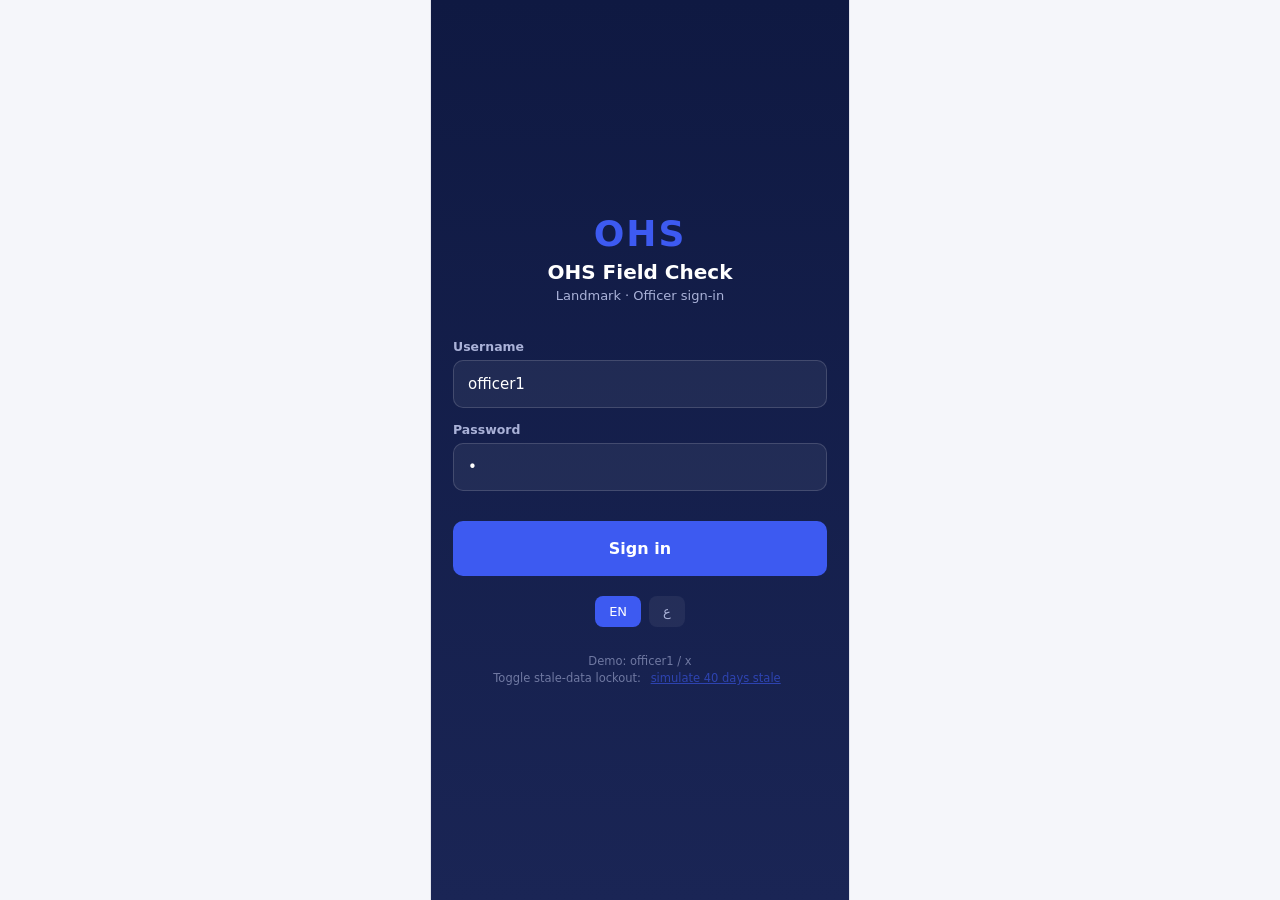
<file: design/officer_prototype.html>
<!DOCTYPE html>
<html lang="en" dir="ltr" data-theme="blue">
<head>
<meta charset="UTF-8">
<meta name="viewport" content="width=device-width,initial-scale=1,user-scalable=no">
<title>OHS Field Check</title>
<style>
:root{
  --bg:#f5f6fa; --card:#ffffff; --border:#e2e4ed;
  --text:#1a1d2e; --text2:#4a4f6a; --muted:#9095b0;
  --primary:#3d5af1; --primary-dark:#2d47d4; --primary-soft:#3d5af11f;
  --success:#16a34a; --warning:#d97706; --danger:#e05252;
  --cleared:#16a34a; --cleared-bg:#dcfce7; --cleared-dark:#15803d;
  --warn:#d97706;    --warn-bg:#fef3c7;    --warn-dark:#b45309;
  --blocked:#dc2626; --blocked-bg:#fee2e2; --blocked-dark:#991b1b;
  --navy:#0f1942; --navy-text:#aab2d8; --navy-text-strong:#ffffff;
  --radius-card:14px; --radius-control:10px;
  --font-base:'Segoe UI',system-ui,-apple-system,sans-serif;
  --theme-color-blue:#3d5af1; --theme-color-teal:#0d9488;
  --theme-color-purple:#7c3aed; --theme-color-crimson:#be123c;
}
[data-theme="blue"]{--primary:#3d5af1;--primary-dark:#2d47d4;--primary-soft:#3d5af11f;}
[data-theme="teal"]{--primary:#0d9488;--primary-dark:#0b7a70;--primary-soft:#0d94881f;}
[data-theme="purple"]{--primary:#7c3aed;--primary-dark:#6425c9;--primary-soft:#7c3aed1f;}
[data-theme="crimson"]{--primary:#be123c;--primary-dark:#9f0f32;--primary-soft:#be123c1f;}

*{box-sizing:border-box;-webkit-tap-highlight-color:transparent}
html,body{margin:0;padding:0;background:var(--bg);color:var(--text);font-family:var(--font-base);font-size:15px;min-height:100vh}
button{font-family:inherit;font-size:inherit;cursor:pointer;border:none;background:none}
input{font-family:inherit;font-size:inherit;color:inherit}

/* Mobile-first frame — simulates a phone viewport on desktop, full-width on mobile */
.phone{max-width:420px;margin:0 auto;min-height:100vh;background:var(--bg);position:relative;overflow:hidden;border-inline:1px solid var(--border)}
@media(max-width:440px){.phone{border:none}}

/* Header bar (not on login) */
.hbar{background:var(--navy);color:#fff;padding:16px 18px;display:flex;align-items:center;justify-content:space-between;position:sticky;top:0;z-index:5}
.hbar .brand{display:flex;align-items:center;gap:10px}
.hbar .mark{color:var(--primary);font-weight:800;font-size:16px;letter-spacing:.5px}
.hbar .name{font-weight:700;font-size:14px}
.hbar .sub{color:var(--navy-text);font-size:11px}
.hbar-btn{color:#fff;font-size:13px;padding:8px 12px;border-radius:8px;background:rgba(255,255,255,.1)}
.hbar-btn.icon{padding:8px;font-size:16px}

/* Sync status strip */
.sync-strip{background:#fff;padding:10px 18px;border-block-end:1px solid var(--border);display:flex;justify-content:space-between;align-items:center;font-size:12.5px}
.sync-strip .as-of{color:var(--text2)}
.sync-strip .as-of b{color:var(--text)}
.sync-strip .warn{color:var(--warn-dark);font-weight:600}
.sync-strip button{color:var(--primary);font-weight:700;font-size:13px}

/* Content padding */
.body{padding:18px}

/* Buttons */
.btn{border-radius:var(--radius-control);padding:14px 18px;font-size:15px;font-weight:600;display:inline-flex;align-items:center;justify-content:center;gap:8px;width:100%}
.btn-primary{background:var(--primary);color:#fff}
.btn-primary:active{background:var(--primary-dark)}
.btn-ghost{background:transparent;border:1px solid var(--border);color:var(--text2)}
.btn-lg{padding:18px;font-size:16px}

/* Login */
.login{padding:32px 22px;min-height:100vh;display:flex;flex-direction:column;justify-content:center;background:linear-gradient(180deg,var(--navy) 0%,#1a2555 100%);color:#fff}
.login .mark{color:var(--primary);font-weight:800;font-size:36px;text-align:center;letter-spacing:2px}
.login h1{font-size:20px;text-align:center;margin:6px 0 4px}
.login .sub{color:var(--navy-text);font-size:13px;text-align:center;margin-bottom:36px}
.login .field{margin-bottom:14px}
.login .field label{display:block;font-size:12.5px;color:var(--navy-text);margin-bottom:6px;font-weight:600}
.login .field input{width:100%;padding:14px;border-radius:10px;border:1px solid rgba(255,255,255,.15);background:rgba(255,255,255,.06);color:#fff;font-size:15px}
.login .field input::placeholder{color:rgba(255,255,255,.4)}
.login .lang{display:flex;gap:8px;justify-content:center;margin-top:20px}
.login .lang button{padding:8px 14px;border-radius:8px;background:rgba(255,255,255,.06);color:var(--navy-text);font-size:13px}
.login .lang button.active{background:var(--primary);color:#fff}
.login .err{background:rgba(239,68,68,.15);color:#fecaca;padding:10px;border-radius:8px;font-size:13px;margin-top:12px;text-align:center}

/* Search box */
.search-box{background:#fff;border:1px solid var(--border);border-radius:12px;padding:14px 16px;display:flex;align-items:center;gap:10px;margin-bottom:14px}
.search-box input{flex:1;border:none;background:none;font-size:15px;outline:none}
.search-box .ic{color:var(--muted);font-size:18px}

/* Employee search results */
.result-list{display:flex;flex-direction:column;gap:8px}
.result-item{background:#fff;border:1px solid var(--border);border-radius:12px;padding:14px;display:flex;align-items:center;gap:12px;cursor:pointer}
.result-item:active{background:#fafbfd}
.avatar{width:42px;height:42px;border-radius:50%;background:var(--primary-soft);color:var(--primary);display:flex;align-items:center;justify-content:center;font-weight:800;font-size:14px;flex-shrink:0}
.result-info{flex:1;min-width:0}
.result-name{font-weight:700;font-size:15px;overflow:hidden;text-overflow:ellipsis;white-space:nowrap}
.result-meta{font-size:12px;color:var(--text2);margin-top:2px}
.result-verdict{flex-shrink:0}
.v-dot{width:14px;height:14px;border-radius:50%}
.v-cleared{background:var(--cleared)}
.v-warning{background:var(--warn)}
.v-blocked{background:var(--blocked)}

/* Section heading */
.section-h{font-size:12px;font-weight:700;color:var(--muted);text-transform:uppercase;letter-spacing:.5px;margin:6px 4px 8px}

/* Empty state */
.empty{text-align:center;padding:60px 20px;color:var(--muted);font-size:14px}
.empty .big{font-size:48px;margin-bottom:12px;opacity:.3}

/* Verdict view */
.verdict-hero{padding:26px 22px 22px;color:#fff;position:relative}
.verdict-hero.cleared{background:linear-gradient(135deg,var(--cleared) 0%,#15803d 100%)}
.verdict-hero.warning{background:linear-gradient(135deg,var(--warn) 0%,var(--warn-dark) 100%)}
.verdict-hero.blocked{background:linear-gradient(135deg,var(--blocked) 0%,var(--blocked-dark) 100%)}
.verdict-back{position:absolute;top:16px;inset-inline-start:16px;color:#fff;font-size:20px;padding:6px 10px;background:rgba(255,255,255,.15);border-radius:8px}
.verdict-icon{font-size:66px;text-align:center;margin:8px 0 4px;line-height:1}
.verdict-label{font-size:26px;font-weight:800;text-align:center;letter-spacing:.5px}
.verdict-sub{font-size:14px;text-align:center;opacity:.9;margin-top:4px}

.emp-card{background:#fff;margin:-12px 14px 14px;border-radius:14px;padding:18px;box-shadow:0 4px 14px rgba(16,24,64,.1);position:relative;z-index:1}
.emp-name{font-weight:800;font-size:20px}
.emp-natid{font-family:ui-monospace,monospace;font-size:13px;color:var(--text2);margin-top:4px}
.emp-tags{display:flex;gap:6px;flex-wrap:wrap;margin-top:12px}
.tag{padding:3px 10px;border-radius:12px;font-size:11.5px;font-weight:700}
.tag-team-field{background:#e0e7ff;color:#3730a3}
.tag-team-safety{background:#fce7f3;color:#9d174d}
.tag-active{background:var(--cleared-bg);color:var(--cleared-dark)}
.tag-inactive{background:#f3f4f6;color:#6b7280}
.tag-approved{background:var(--cleared-bg);color:var(--cleared-dark)}
.tag-not-approved{background:var(--blocked-bg);color:var(--blocked-dark)}
.tag-pending{background:var(--warn-bg);color:var(--warn-dark)}

.reasons{padding:14px}
.reasons h3{margin:6px 0 10px;font-size:14px;font-weight:700;color:var(--text)}
.reason-item{background:#fff;border:1px solid var(--border);border-radius:10px;padding:12px 14px;margin-bottom:8px;display:flex;align-items:center;gap:10px;font-size:14px}
.reason-item.blocker{border-inline-start:4px solid var(--blocked)}
.reason-item.warning{border-inline-start:4px solid var(--warn)}
.reason-ic{font-size:18px;flex-shrink:0}
.reason-txt{flex:1}

/* Cert list on verdict page */
.cert-block{background:#fff;border:1px solid var(--border);border-radius:12px;padding:14px;margin:14px}
.cert-block h3{margin:0 0 12px;font-size:14px;font-weight:700}
.cert-line{display:flex;justify-content:space-between;align-items:center;padding:8px 0;border-block-end:1px solid #f0f2f7;font-size:13.5px}
.cert-line:last-child{border-block-end:none}
.cert-line-name{color:var(--text)}
.cert-line-date{color:var(--text2);font-size:12.5px}
.cert-line-state{padding:2px 8px;border-radius:8px;font-size:11px;font-weight:700;margin-inline-start:8px}
.cs-valid{background:var(--cleared-bg);color:var(--cleared-dark)}
.cs-plan{background:#fef9c3;color:#854d0e}
.cs-soon{background:var(--warn-bg);color:var(--warn-dark)}
.cs-urgent{background:#ffe4e6;color:#9f1239}
.cs-expired{background:var(--blocked-bg);color:var(--blocked-dark)}
.cs-missing{background:#f3f4f6;color:#6b7280}

/* Locked screen */
.lock{padding:60px 24px;text-align:center;background:#fff;min-height:100vh;display:flex;flex-direction:column;justify-content:center;align-items:center}
.lock-icon{font-size:64px;margin-bottom:14px}
.lock h2{font-size:20px;margin:0 0 8px}
.lock p{color:var(--text2);font-size:14px;line-height:1.5;max-width:280px;margin-bottom:24px}
.lock .btn{max-width:280px}

/* Stale banner */
.stale-banner{background:var(--warn-bg);color:var(--warn-dark);padding:10px 16px;font-size:12.5px;text-align:center;font-weight:600;border-block-end:1px solid #fde68a}

/* Toast */
.toast{position:fixed;bottom:20px;inset-inline-start:50%;transform:translateX(-50%);background:#1a1d2e;color:#fff;padding:12px 18px;border-radius:9px;font-size:13.5px;z-index:99}
[dir="rtl"] .toast{transform:translateX(50%)}
</style>
</head>
<body>
<div id="app"></div>

<script>
/* Shared sample data — same shape as admin JSON, stripped to what officers need */
const today = new Date('2026-07-14');
function d(n){const x=new Date(today);x.setDate(x.getDate()+n);return x.toISOString().slice(0,10);}

const SNAPSHOT = {
  meta:{
    version:'1.0',
    warning_thresholds:{urgent_days:30, soon_days:60, plan_days:90},
    field_sync_max_stale_days:30,
    published_at:'2026-07-13T18:00:00',
  },
  officers:[
    {username:'officer1',password:'x',display_name:'Mahmoud Farouk'},
    {username:'officer2',password:'x',display_name:'Reem Nabil'},
  ],
  employees:[
    {employee_id:'LM-EMP-0001',national_id:'28612011705414',name:'Ahmed Hassan Ali',team:'field',
      personal:{title:'Team Leader',subcontractor:'Landmark',employment_status:'Active',legal_permission:'Approved',archived:false},
      certificates:{wah_practical:{expiry_date:d(-14)},wah_theoretical:{expiry_date:d(400)},ra:{expiry_date:d(200)},fa:{expiry_date:d(180)},ff:{expiry_date:d(180)},ec:{expiry_date:d(550)},mcu:{expiry_date:d(120)}}},
    {employee_id:'LM-EMP-0002',national_id:'29011121500218',name:'Mohamed Sayed',team:'field',
      personal:{title:'Rigger',subcontractor:'Upper Telecom',employment_status:'Active',legal_permission:'Approved',archived:false},
      certificates:{wah_practical:{expiry_date:d(18)},wah_theoretical:{expiry_date:d(18)},ra:{expiry_date:d(100)},fa:{expiry_date:d(70)},ff:{expiry_date:d(70)},ec:{expiry_date:d(300)},mcu:{expiry_date:d(24)}}},
    {employee_id:'LM-EMP-0003',national_id:'28806140901234',name:'Bahgat Ali Bahgat',team:'field',
      personal:{title:'Technician',subcontractor:'New Plan',employment_status:'Active',legal_permission:'Approved',archived:false},
      certificates:{wah_practical:{expiry_date:d(620)},wah_theoretical:{expiry_date:d(620)},ra:{expiry_date:d(200)},fa:{expiry_date:d(200)},ff:{expiry_date:d(200)},ec:{expiry_date:d(400)},mcu:{expiry_date:d(110)}}},
    {employee_id:'LM-EMP-0004',national_id:'27509210500999',name:'Sameh Ibrahim',team:'field',
      personal:{title:'Site Engineer',subcontractor:'Landmark',employment_status:'Active',legal_permission:'Approved',archived:false},
      certificates:{wah_practical:{expiry_date:d(300)},wah_theoretical:{expiry_date:d(300)},ra:{expiry_date:d(45)},fa:{expiry_date:d(45)},ff:{expiry_date:d(45)},ec:{expiry_date:d(280)},mcu:{expiry_date:d(180)}}},
    {employee_id:'LM-EMP-0005',national_id:'29403180200557',name:'Yasser Hamdy',team:'field',
      personal:{title:'Rigger',subcontractor:'Startech',employment_status:'Suspended',legal_permission:'Not approved',archived:false},
      certificates:{wah_practical:{expiry_date:d(-90)},wah_theoretical:{expiry_date:d(-90)},mcu:{expiry_date:d(-60)}}},
    {employee_id:'LM-EMP-0006',national_id:'28912150400123',name:'Karim Adel',team:'field',
      personal:{title:'Helper',subcontractor:'Value',employment_status:'Active',legal_permission:'Approved',archived:false},
      certificates:{wah_practical:{expiry_date:d(80)},wah_theoretical:{expiry_date:d(80)},ra:{expiry_date:d(150)},fa:{expiry_date:d(150)},ff:{expiry_date:d(150)},ec:{expiry_date:d(400)},mcu:{expiry_date:d(85)}}},
    {employee_id:'LM-EMP-0102',national_id:'28502180700654',name:'Mahmoud Farouk',team:'safety',
      personal:{title:'Safety Coordinator',subcontractor:'Landmark',employment_status:'Active',legal_permission:'Approved',archived:false},
      certificates:{wah_practical:{expiry_date:d(20)},wah_theoretical:{expiry_date:d(20)},ra:{expiry_date:d(180)},fa:{expiry_date:d(180)},ff:{expiry_date:d(180)},ec:{expiry_date:d(280)},mcu:{expiry_date:d(80)},ppe_inspection:{expiry_date:d(150)},lifting:{expiry_date:d(150)},scaffolding:{expiry_date:d(150)}}},
    {employee_id:'LM-EMP-0104',national_id:'28203270100876',name:'Tarek Sabry',team:'safety',
      personal:{title:'Safety Officer',subcontractor:'Landmark',employment_status:'Active',legal_permission:'Pending',archived:false},
      certificates:{wah_practical:{expiry_date:d(-30)},wah_theoretical:{expiry_date:d(-30)},ra:{expiry_date:d(80)},fa:{expiry_date:d(80)},ff:{expiry_date:d(80)},ec:{expiry_date:d(280)},mcu:{expiry_date:d(80)},ppe_inspection:{expiry_date:d(180)},lifting:{expiry_date:d(180)},scaffolding:{expiry_date:d(180)}}},
  ]
};

/* i18n (small subset for officer app) */
const I18N = {
  en:{
    app_name:'OHS Field Check', app_sub:'Landmark',
    login_title:'Officer sign-in', username:'Username', password:'Password',
    sign_in:'Sign in', invalid_creds:'Invalid username or password',
    setup_prompt:'Paste the sync URL from your admin', paste_url:'Paste Apps Script URL',
    home_hint:'Search a crew member by name or National ID',
    search_ph:'Search name or National ID…', synced:'Synced', as_of:'Data as of',
    sync_now:'Sync', stale_warn:'Data is {days} days old — sync soon',
    locked_title:'Sync required', locked_msg:'Cached data is more than {max} days old. Please sync before checking any employee.',
    verdict_cleared:'Cleared to work', verdict_warning:'Warning', verdict_blocked:'Not cleared',
    verdict_sub_cleared:'All certificates valid', verdict_sub_warning:'Cleared but needs attention',
    verdict_sub_blocked:'Do not allow this person to work',
    reason_not_active:'Employment status is not Active',
    reason_archived:'Employee is archived',
    reason_legal:'Legal permission is not Approved',
    reason_expired:'{cert} expired {days} days ago',
    reason_expiring:'{cert} expires in {days} days',
    section_reasons:'Issues found', section_all_certs:'All certificates',
    cert_wah_p:'WAH Practical', cert_wah_t:'WAH Theoretical', cert_ra:'Risk Assessment',
    cert_fa:'First Aid', cert_ff:'Fire Fighting', cert_ec:'Emergency Coordinator', cert_mcu:'Medical Check-Up',
    cert_ppe:'PPE Inspection', cert_lifting:'Lifting', cert_scaffolding:'Scaffolding',
    st_valid:'Valid', st_plan:'Renew soon', st_soon:'≤60d', st_urgent:'≤30d', st_expired:'Expired', st_missing:'Missing',
    days_left:'d left', days_ago:'d ago',
    sign_out:'Sign out', empty_search:'Type a name or National ID above',
    empty_none:'No results', recent:'Recent lookups',
  },
  ar:{
    app_name:'فحص الميدان', app_sub:'لاندمارك',
    login_title:'دخول ضابط السلامة', username:'اسم المستخدم', password:'كلمة السر',
    sign_in:'دخول', invalid_creds:'اسم المستخدم أو كلمة السر غير صحيحة',
    setup_prompt:'الصق رابط المزامنة من المدير', paste_url:'الصق رابط Apps Script',
    home_hint:'ابحث عن العامل بالاسم أو الرقم القومي',
    search_ph:'ابحث بالاسم أو الرقم القومي…', synced:'تمت المزامنة', as_of:'البيانات حتى',
    sync_now:'مزامنة', stale_warn:'البيانات عمرها {days} يوم — قم بالمزامنة قريباً',
    locked_title:'المزامنة مطلوبة', locked_msg:'البيانات المخزنة أقدم من {max} يوم. من فضلك زامن قبل فحص أي عامل.',
    verdict_cleared:'مصرح له بالعمل', verdict_warning:'تحذير', verdict_blocked:'غير مصرح',
    verdict_sub_cleared:'جميع الشهادات سارية', verdict_sub_warning:'مصرح ولكن يحتاج انتباه',
    verdict_sub_blocked:'لا تسمح لهذا الشخص بالعمل',
    reason_not_active:'حالة التوظيف ليست نشطاً',
    reason_archived:'الموظف مؤرشف',
    reason_legal:'التصريح القانوني ليس معتمداً',
    reason_expired:'{cert} انتهت منذ {days} يوم',
    reason_expiring:'{cert} تنتهي خلال {days} يوم',
    section_reasons:'المشاكل الموجودة', section_all_certs:'جميع الشهادات',
    cert_wah_p:'العمل على ارتفاع - عملي', cert_wah_t:'العمل على ارتفاع - نظري',
    cert_ra:'تقييم المخاطر', cert_fa:'الإسعافات الأولية', cert_ff:'مكافحة الحريق',
    cert_ec:'منسق الطوارئ', cert_mcu:'الفحص الطبي',
    cert_ppe:'فحص معدات الحماية', cert_lifting:'الرفع', cert_scaffolding:'السقالات',
    st_valid:'ساري', st_plan:'قريباً', st_soon:'≤٦٠ يوم', st_urgent:'≤٣٠ يوم', st_expired:'منتهي', st_missing:'مفقود',
    days_left:'يوم متبقي', days_ago:'يوم مضى',
    sign_out:'خروج', empty_search:'اكتب الاسم أو الرقم القومي',
    empty_none:'لا نتائج', recent:'آخر البحث',
  }
};
let LANG = localStorage.getItem('ohs_officer_lang')||'en';
function t(k,params){let s=I18N[LANG][k]||k;if(params)for(const p in params)s=s.replace('{'+p+'}',params[p]);return s;}
function setLang(l){LANG=l;localStorage.setItem('ohs_officer_lang',l);render();}

/* Theme (match admin) */
let THEME = localStorage.getItem('lmp_theme')||'blue';
document.documentElement.dataset.theme = THEME;

/* State */
let CURRENT_USER = null;
let ROUTE = 'login';
let ROUTE_PARAM = null;
let SEARCH = '';
let RECENT = []; // recent employee_ids

// Simulated last sync — start "recent" so lockout doesn't fire by default. Toggle via demo button.
let LAST_SYNCED_DAYS_AGO = 3;
// Prototype demo mode: change to 40 to see the lockout screen

function go(r,p){ROUTE=r;ROUTE_PARAM=p||null;render();}

/* Compliance logic (same as admin) */
const CERT_KEYS = ['wah_practical','wah_theoretical','ra','fa','ff','ec','mcu'];
const SAFETY_ONLY_KEYS = ['ppe_inspection','lifting','scaffolding'];
const CERT_LABEL_KEYS = {
  wah_practical:'cert_wah_p', wah_theoretical:'cert_wah_t',
  ra:'cert_ra', fa:'cert_fa', ff:'cert_ff', ec:'cert_ec', mcu:'cert_mcu',
  ppe_inspection:'cert_ppe', lifting:'cert_lifting', scaffolding:'cert_scaffolding'
};
function applicableCerts(emp){return emp.team==='safety'?[...CERT_KEYS,...SAFETY_ONLY_KEYS]:CERT_KEYS;}
function daysUntil(dt){if(!dt)return null;return Math.round((new Date(dt)-today)/86400000);}
function deriveCertState(dt,thr){if(!dt)return 'missing';const d=daysUntil(dt);if(d<0)return 'expired';if(d<=thr.urgent_days)return 'urgent';if(d<=thr.soon_days)return 'soon';if(d<=thr.plan_days)return 'plan';return 'valid';}

function deriveVerdict(emp){
  const thr = SNAPSHOT.meta.warning_thresholds;
  const blockers = [];
  const warnings = [];
  if(emp.personal.employment_status!=='Active') blockers.push({type:'status',text:t('reason_not_active')});
  if(emp.personal.archived) blockers.push({type:'status',text:t('reason_archived')});
  if(emp.personal.legal_permission!=='Approved') blockers.push({type:'legal',text:t('reason_legal')});
  const BLOCKER_CERTS = ['wah_practical','wah_theoretical','mcu'];
  const WARNING_CERTS = ['fa','ff','ra','ec'];
  BLOCKER_CERTS.forEach(k=>{
    const dt = emp.certificates[k]?.expiry_date;
    const d = daysUntil(dt);
    if(!dt) return;
    if(d<0) blockers.push({type:'cert',text:t('reason_expired',{cert:t(CERT_LABEL_KEYS[k]),days:Math.abs(d)})});
    else if(d<=thr.urgent_days) warnings.push({type:'cert',text:t('reason_expiring',{cert:t(CERT_LABEL_KEYS[k]),days:d})});
  });
  WARNING_CERTS.forEach(k=>{
    const dt = emp.certificates[k]?.expiry_date;
    const d = daysUntil(dt);
    if(!dt) return;
    if(d<0) warnings.push({type:'cert',text:t('reason_expired',{cert:t(CERT_LABEL_KEYS[k]),days:Math.abs(d)})});
    else if(d<=thr.urgent_days) warnings.push({type:'cert',text:t('reason_expiring',{cert:t(CERT_LABEL_KEYS[k]),days:d})});
  });
  if(blockers.length) return {verdict:'blocked',blockers,warnings};
  if(warnings.length) return {verdict:'warning',blockers:[],warnings};
  return {verdict:'cleared',blockers:[],warnings:[]};
}

/* Utils */
function esc(s){return (s==null?'':String(s)).replace(/[&<>"']/g,c=>({'&':'&amp;','<':'&lt;','>':'&gt;','"':'&quot;',"'":'&#39;'})[c]);}
function initials(n){return n.split(' ').slice(0,2).map(x=>x[0]||'').join('').toUpperCase();}
function fmtDate(s){if(!s)return '—';return new Date(s).toLocaleDateString(LANG==='ar'?'ar-EG':'en-GB',{day:'2-digit',month:'short',year:'numeric'});}
function toast(msg){const el=document.createElement('div');el.className='toast';el.textContent=msg;document.body.appendChild(el);setTimeout(()=>el.remove(),2000);}

/* PAGES */
function pageLogin(){
  return `
    <div class="login">
      <div class="mark">OHS</div>
      <h1>${t('app_name')}</h1>
      <div class="sub">${t('app_sub')} · ${t('login_title')}</div>

      <div class="field">
        <label>${t('username')}</label>
        <input id="uname" placeholder="officer1" value="officer1">
      </div>
      <div class="field">
        <label>${t('password')}</label>
        <input id="pwd" type="password" value="x">
      </div>
      <div id="login-err"></div>
      <button class="btn btn-primary btn-lg" style="margin-top:16px" onclick="onLogin()">${t('sign_in')}</button>

      <div class="lang">
        <button class="${LANG==='en'?'active':''}" onclick="setLang('en')">EN</button>
        <button class="${LANG==='ar'?'active':''}" onclick="setLang('ar')">ع</button>
      </div>

      <div style="color:var(--navy-text);font-size:11.5px;text-align:center;margin-top:26px;line-height:1.5;opacity:.6">
        Demo: officer1 / x<br>Toggle stale-data lockout: <button onclick="LAST_SYNCED_DAYS_AGO=40;go('home')" style="color:var(--primary);text-decoration:underline;background:none;font-size:11.5px">simulate 40 days stale</button>
      </div>
    </div>`;
}

function renderHeader(){
  return `
    <div class="hbar">
      <div class="brand">
        <div class="mark">OHS</div>
        <div>
          <div class="name">${t('app_name')}</div>
          <div class="sub">${esc(CURRENT_USER.display_name)}</div>
        </div>
      </div>
      <div style="display:flex;gap:6px">
        <button class="hbar-btn icon" onclick="setLang(LANG==='en'?'ar':'en')">${LANG==='en'?'ع':'EN'}</button>
        <button class="hbar-btn icon" onclick="signOut()">⏻</button>
      </div>
    </div>`;
}

function renderSyncStrip(){
  const thr = SNAPSHOT.meta.field_sync_max_stale_days;
  const stale = LAST_SYNCED_DAYS_AGO >= thr-5;
  return `
    <div class="sync-strip">
      <div class="as-of">${t('as_of')} <b>${fmtDate(SNAPSHOT.meta.published_at)}</b> · ${LAST_SYNCED_DAYS_AGO}d</div>
      <button onclick="onSync()">↻ ${t('sync_now')}</button>
    </div>
    ${stale?`<div class="stale-banner">⚠ ${t('stale_warn',{days:LAST_SYNCED_DAYS_AGO})}</div>`:''}
  `;
}

function pageHome(){
  // check lockout
  if(LAST_SYNCED_DAYS_AGO > SNAPSHOT.meta.field_sync_max_stale_days){
    return pageLocked();
  }
  const results = SEARCH.trim().length===0 ? [] :
    SNAPSHOT.employees.filter(e=>{
      const q = SEARCH.toLowerCase();
      return e.name.toLowerCase().includes(q) || e.national_id.includes(q);
    }).slice(0,20);

  const recentEmps = RECENT.map(id=>SNAPSHOT.employees.find(e=>e.employee_id===id)).filter(Boolean).slice(0,5);

  return `
    ${renderHeader()}
    ${renderSyncStrip()}
    <div class="body">
      <div class="search-box">
        <span class="ic">🔍</span>
        <input placeholder="${t('search_ph')}" value="${esc(SEARCH)}" oninput="SEARCH=this.value;render();document.querySelector('.search-box input').focus()" autofocus>
        ${SEARCH?`<button onclick="SEARCH='';render()" style="color:var(--muted);font-size:18px">×</button>`:''}
      </div>

      ${SEARCH.trim().length===0 ? `
        ${recentEmps.length ? `
          <div class="section-h">${t('recent')}</div>
          <div class="result-list">
            ${recentEmps.map(e=>resultItem(e)).join('')}
          </div>
        ` : `
          <div class="empty">
            <div class="big">🔎</div>
            <div>${t('empty_search')}</div>
          </div>
        `}
      ` : results.length===0 ? `
        <div class="empty">
          <div class="big">–</div>
          <div>${t('empty_none')}</div>
        </div>
      ` : `
        <div class="result-list">
          ${results.map(e=>resultItem(e)).join('')}
        </div>
      `}
    </div>`;
}

function resultItem(e){
  const v = deriveVerdict(e);
  return `<div class="result-item" onclick="openEmployee('${e.employee_id}')">
    <div class="avatar">${initials(e.name)}</div>
    <div class="result-info">
      <div class="result-name">${esc(e.name)}</div>
      <div class="result-meta">${esc(e.personal.title)} · ${e.employee_id}</div>
    </div>
    <div class="result-verdict"><div class="v-dot v-${v.verdict}"></div></div>
  </div>`;
}

function pageVerdict(){
  const emp = SNAPSHOT.employees.find(e=>e.employee_id===ROUTE_PARAM);
  if(!emp){go('home');return '';}
  const v = deriveVerdict(emp);
  const iconMap = {cleared:'✓',warning:'⚠',blocked:'✕'};
  const teamTag = emp.team==='field'?'tag-team-field':'tag-team-safety';
  const teamLabel = emp.team==='field'?'Field team':'Safety team';
  const legalTag = emp.personal.legal_permission==='Approved'?'tag-approved':emp.personal.legal_permission==='Pending'?'tag-pending':'tag-not-approved';
  const statusTag = emp.personal.employment_status==='Active'?'tag-active':'tag-inactive';

  const thr = SNAPSHOT.meta.warning_thresholds;
  const certs = applicableCerts(emp);

  return `
    <div class="verdict-hero ${v.verdict}">
      <button class="verdict-back" onclick="go('home')">←</button>
      <div class="verdict-icon">${iconMap[v.verdict]}</div>
      <div class="verdict-label">${t('verdict_'+v.verdict)}</div>
      <div class="verdict-sub">${t('verdict_sub_'+v.verdict)}</div>
    </div>

    <div class="emp-card">
      <div class="emp-name">${esc(emp.name)}</div>
      <div class="emp-natid">${esc(emp.national_id)}</div>
      <div class="emp-tags">
        <span class="tag ${teamTag}">${teamLabel}</span>
        <span class="tag" style="background:#eef2ff;color:#3730a3">${esc(emp.personal.title)}</span>
        <span class="tag ${statusTag}">${esc(emp.personal.employment_status)}</span>
        <span class="tag ${legalTag}">${esc(emp.personal.legal_permission)}</span>
      </div>
    </div>

    ${v.blockers.length ? `
      <div class="reasons">
        <h3 style="color:var(--blocked-dark)">${t('section_reasons')}</h3>
        ${v.blockers.map(r=>`<div class="reason-item blocker"><span class="reason-ic">✕</span><span class="reason-txt">${r.text}</span></div>`).join('')}
      </div>
    ` : ''}

    ${v.warnings.length ? `
      <div class="reasons">
        ${!v.blockers.length?`<h3 style="color:var(--warn-dark)">${t('section_reasons')}</h3>`:''}
        ${v.warnings.map(r=>`<div class="reason-item warning"><span class="reason-ic">⚠</span><span class="reason-txt">${r.text}</span></div>`).join('')}
      </div>
    ` : ''}

    <div class="cert-block">
      <h3>${t('section_all_certs')}</h3>
      ${certs.map(k=>{
        const c = emp.certificates[k]||{};
        const s = deriveCertState(c.expiry_date, thr);
        const dl = daysUntil(c.expiry_date);
        return `<div class="cert-line">
          <div>
            <div class="cert-line-name">${t(CERT_LABEL_KEYS[k])}</div>
            <div class="cert-line-date">${fmtDate(c.expiry_date)} ${dl!=null?`(${dl>=0?dl+t('days_left'):Math.abs(dl)+t('days_ago')})`:''}</div>
          </div>
          <span class="cert-line-state cs-${s}">${t('st_'+s)}</span>
        </div>`;
      }).join('')}
    </div>

    <div style="height:20px"></div>
  `;
}

function pageLocked(){
  return `
    ${renderHeader()}
    <div class="lock">
      <div class="lock-icon">🔒</div>
      <h2>${t('locked_title')}</h2>
      <p>${t('locked_msg',{max:SNAPSHOT.meta.field_sync_max_stale_days})}</p>
      <button class="btn btn-primary btn-lg" onclick="onSync()">↻ ${t('sync_now')}</button>
    </div>`;
}

/* Actions */
function onLogin(){
  const u = document.getElementById('uname').value;
  const p = document.getElementById('pwd').value;
  const user = SNAPSHOT.officers.find(x=>x.username===u && x.password===p);
  if(!user){document.getElementById('login-err').innerHTML=`<div class="err">${t('invalid_creds')}</div>`;return;}
  CURRENT_USER = user;
  go('home');
}
function signOut(){CURRENT_USER=null;SEARCH='';RECENT=[];go('login');}
function openEmployee(id){
  RECENT = [id, ...RECENT.filter(x=>x!==id)].slice(0,5);
  go('verdict', id);
}
function onSync(){
  toast('Syncing…');
  setTimeout(()=>{
    LAST_SYNCED_DAYS_AGO = 0;
    SNAPSHOT.meta.published_at = new Date().toISOString();
    toast('✓ '+t('synced'));
    go('home');
  },600);
}

/* Render */
function render(){
  document.documentElement.lang = LANG;
  document.documentElement.dir = LANG==='ar'?'rtl':'ltr';
  document.documentElement.dataset.theme = THEME;
  const app = document.getElementById('app');
  let body='';
  if(!CURRENT_USER) body = pageLogin();
  else if(ROUTE==='home') body = pageHome();
  else if(ROUTE==='verdict') body = pageVerdict();
  else body = pageHome();
  app.innerHTML = `<div class="phone">${body}</div>`;
}
render();
</script>
</body>
</html>
</file>
